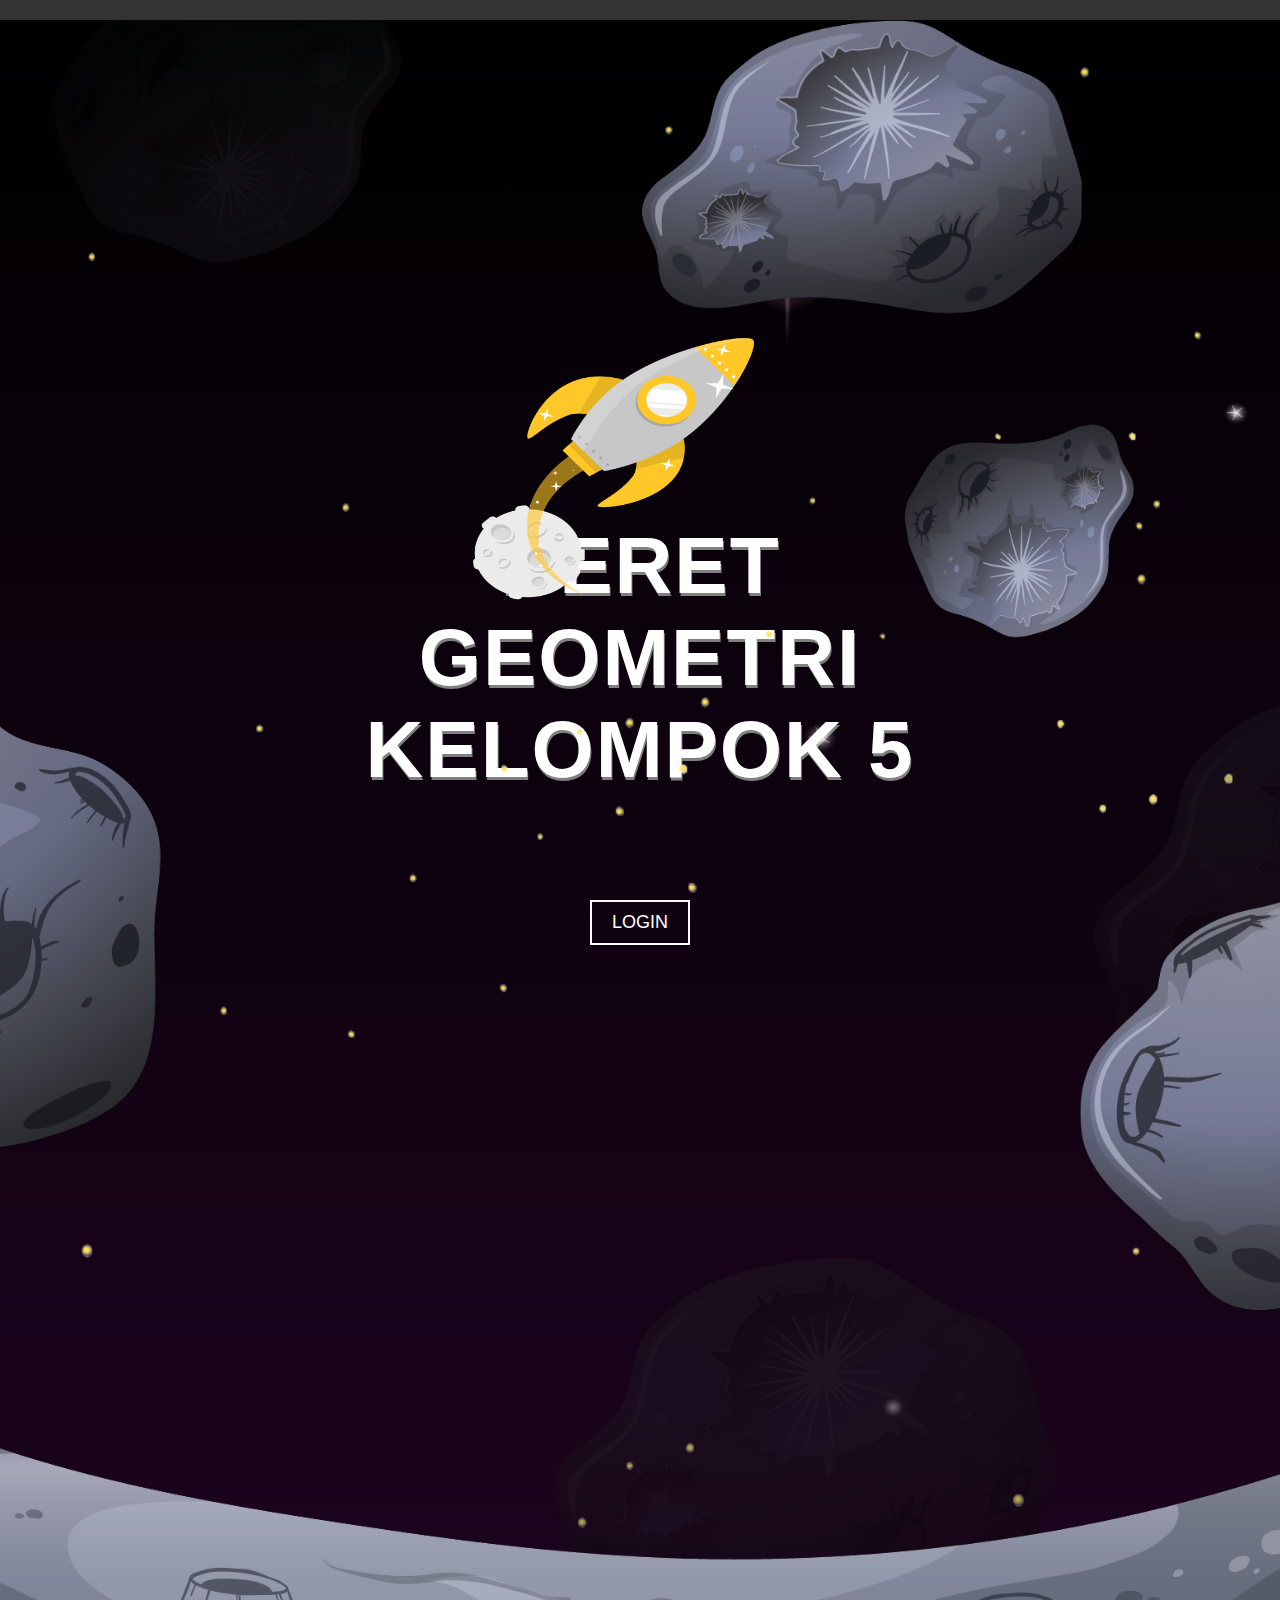
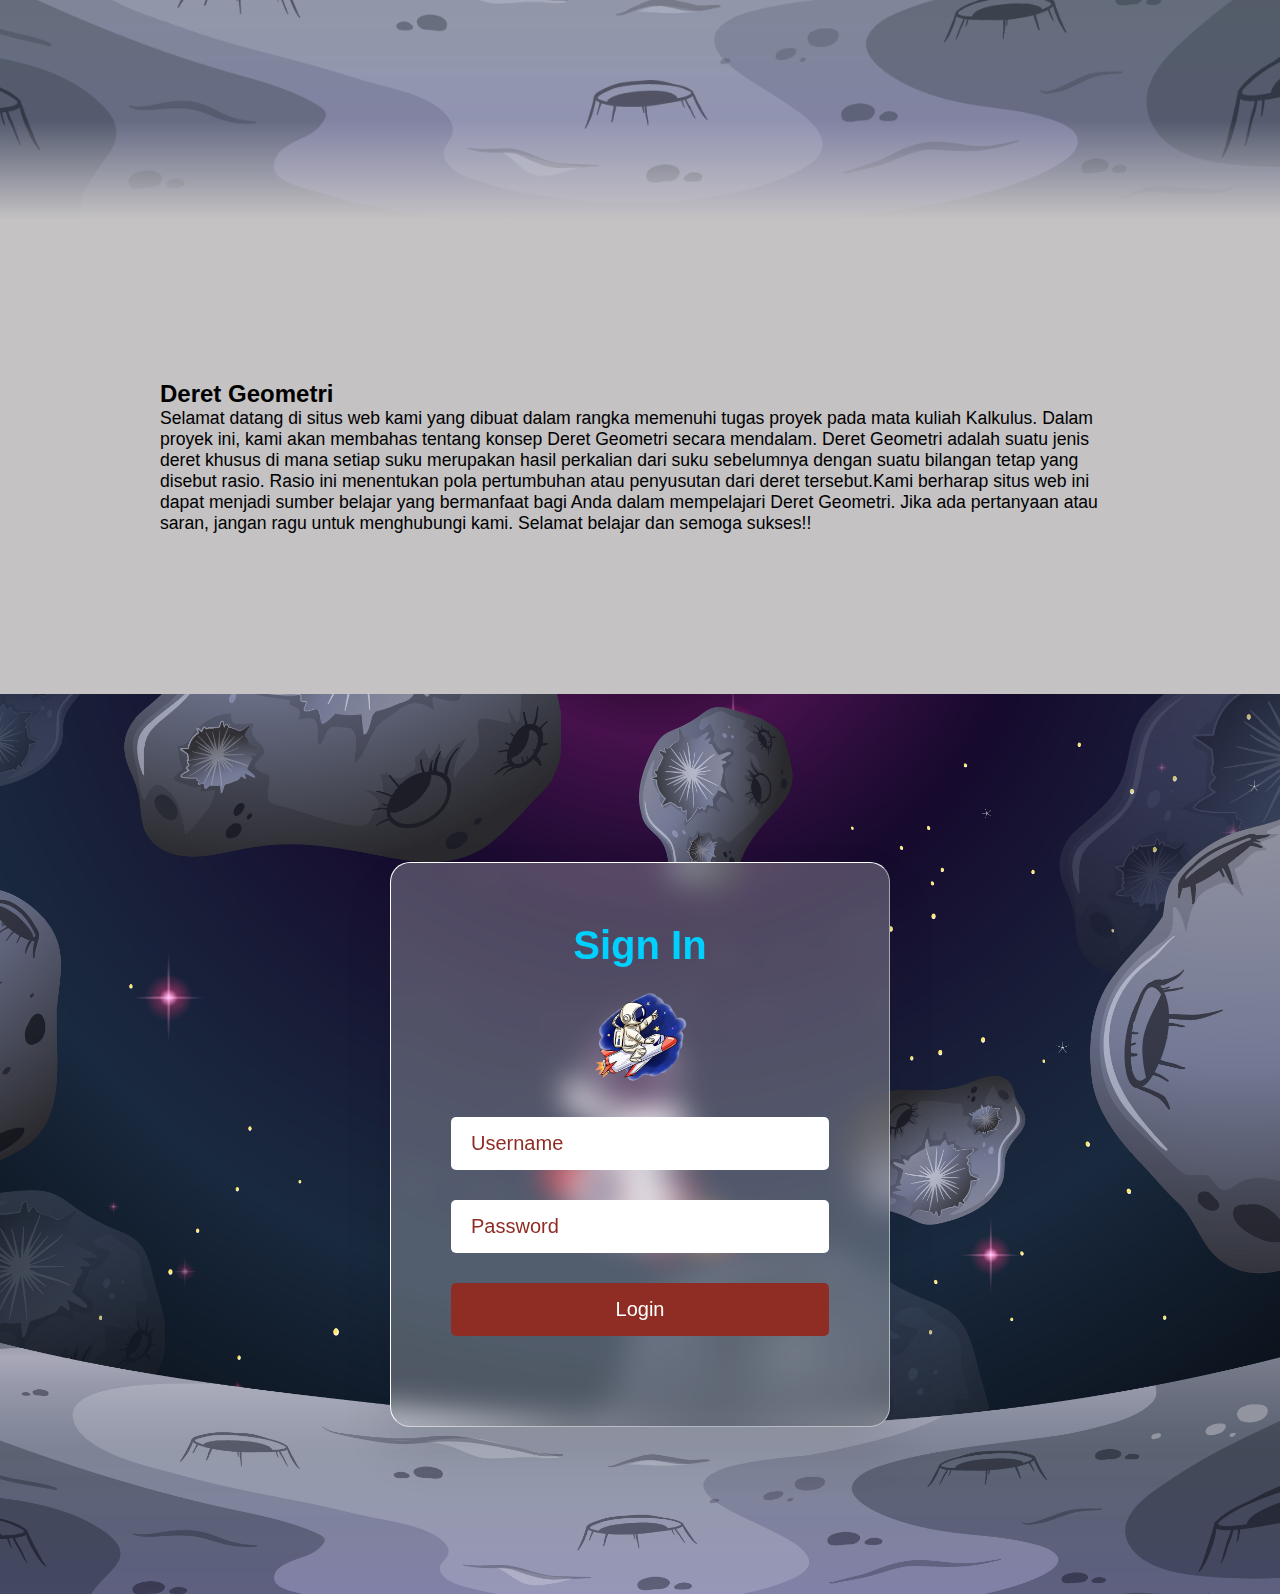
<file: Index.html>
﻿<!DOCTYPE html>
<html lang="en">
<head>
    <!-- Metadata -->
    <meta charset="UTF-8">
    <meta name="viewport" content="width=device-width, initial-scale=1.0">
    <title>Gabungan Halaman</title>
    
    <!-- Menghubungkan file CSS -->
    <link rel="stylesheet" href="CSS1.css">
    <link rel="stylesheet" href="CSS2.css">

    <!-- Inline CSS untuk beberapa aturan gaya -->
    <style>
        .error-message {
            color: rgb(0, 0, 0);
            font-size: 14px;
            margin-top: 5px;
        }
    </style>
</head>
<body>
    <!-- Navigasi -->
    <nav>
        <a href="#login" id="exploreButton">LOGIN</a>
    </nav>

    <!-- Konten Deret Geometri -->
    <div class="deret">
        <h1 id="text">DERET GEOMETRI<br>KELOMPOK 5</h1>
        <img src="stars.png" id="stars">
        <img src="meteorid.png" id="meteorid">
        <img src="rocket.png" id="rocket">
    </div>

    <div class="description">
        <h2>Deret Geometri</h2>
        <p> Selamat datang di situs web kami yang dibuat dalam rangka memenuhi tugas proyek pada mata kuliah Kalkulus. Dalam proyek ini, kami akan membahas tentang konsep Deret Geometri secara mendalam. Deret Geometri adalah suatu jenis deret khusus di mana setiap suku merupakan hasil perkalian dari suku sebelumnya dengan suatu bilangan tetap yang disebut rasio. Rasio ini menentukan pola pertumbuhan atau penyusutan dari deret tersebut.Kami berharap situs web ini dapat menjadi sumber belajar yang bermanfaat bagi Anda dalam mempelajari Deret Geometri. Jika ada pertanyaan atau saran, jangan ragu untuk menghubungi kami. Selamat belajar dan semoga sukses!!
        </div>

    <!-- Konten Login -->
    <section id="login">
        <img src="utama .jpg" class="bg">
        <img src="astronot login.png" class="astronot">
        <div class="login">
            <h2>Sign In <div><img src="leaf5.png"></div></h2>
            <form id="login-form">
                <div class="inputBox">
                    <input type="text" placeholder="Username" name="username" id="username">
                </div>
                <div class="inputBox">
                    <input type="password" placeholder="Password" name="password" id="password">
                </div>
                <div class="inputBox">
                    <input type="submit" value="Login" id="btn">
                </div>
                <span id="error-message" class="error-message"></span>
            </form>
        </div>
    </section>

    <!-- Menghubungkan file JavaScript -->
    <script src="script.js"></script>
    <script>
        // Menambahkan event listener ke formulir login
        document.getElementById("login-form").addEventListener("submit", function(event) {
            event.preventDefault(); // Mencegah perilaku bawaan dari pengiriman formulir
            login(); // Panggil fungsi login saat form login disubmit
        });

        // Fungsi untuk memeriksa kredensial dan mengarahkan pengguna jika valid
        function login() {
            var username = document.getElementById("username").value;
            var password = document.getElementById("password").value;
            var errorMessage = document.getElementById("error-message");

            // Contoh validasi (ganti dengan logika validasi sesuai kebutuhan Anda)
            if (username === "admin" && password === "admin123") {
                // Pengalihan halaman jika kredensial benar
                window.location.href = "http://127.0.0.1:5500/halamn%20baru.html";
            } else {
                // Menampilkan pesan kesalahan jika kredensial salah
                errorMessage.textContent = "Username atau password salah. Silakan coba lagi.";
            }
        }
    </script>
</body>
</html>
</file>
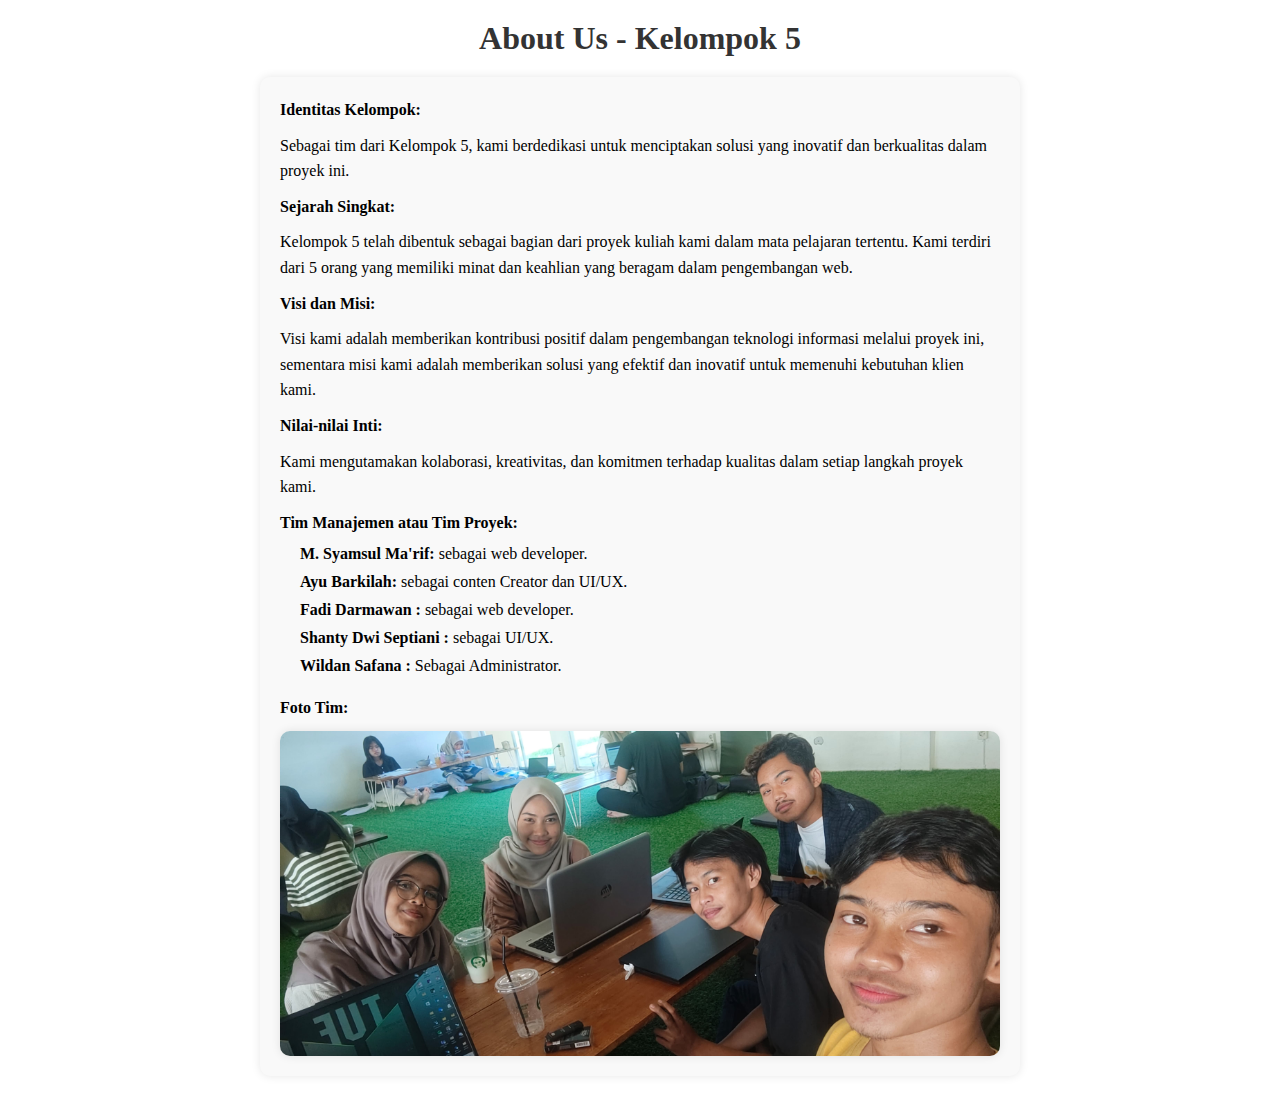
<file: About us.html>
﻿<!DOCTYPE html>
<html lang="en">
<head>
    <meta charset="UTF-8">
    <meta name="viewport" content="width=device-width, initial-scale=1.0">
    <title>About Us - Kelompok 5</title>
    <link rel="stylesheet" href="aboutus.css">
</head>
<body>
    <div class="container">
        <h1>About Us - Kelompok 5</h1>
        <div class="team-info">
            <p><strong>Identitas Kelompok:</strong></p>
            <p>Sebagai tim dari Kelompok 5, kami berdedikasi untuk menciptakan solusi yang inovatif dan berkualitas dalam proyek ini.</p>
            <p><strong>Sejarah Singkat:</strong></p>
            <p>Kelompok 5 telah dibentuk sebagai bagian dari proyek kuliah kami dalam mata pelajaran tertentu. Kami terdiri dari 5 orang yang memiliki minat dan keahlian yang beragam dalam pengembangan web.</p>
            <p><strong>Visi dan Misi:</strong></p>
            <p>Visi kami adalah memberikan kontribusi positif dalam pengembangan teknologi informasi melalui proyek ini, sementara misi kami adalah memberikan solusi yang efektif dan inovatif untuk memenuhi kebutuhan klien kami.</p>
            <p><strong>Nilai-nilai Inti:</strong></p>
            <p>Kami mengutamakan kolaborasi, kreativitas, dan komitmen terhadap kualitas dalam setiap langkah proyek kami.</p>
            <p><strong>Tim Manajemen atau Tim Proyek:</strong></p>
            <ul>
                <li><strong>M. Syamsul Ma'rif:</strong>  sebagai web developer.</li>
                <li><strong>Ayu Barkilah:</strong>  sebagai conten Creator dan UI/UX.</li>
                <li><strong>Fadi Darmawan :</strong> sebagai web developer.</li>
                <li><strong>Shanty Dwi Septiani :</strong> sebagai UI/UX.</li>
                <li><strong>Wildan Safana :</strong> Sebagai Administrator.</li>
                
            </ul>
            <p><strong>Foto Tim:</strong></p>
            <img src="contac us jpg.jpeg" alt="Team Photo" class="team-photo">
        </div>
    </div>
</body>
</html>
</file>
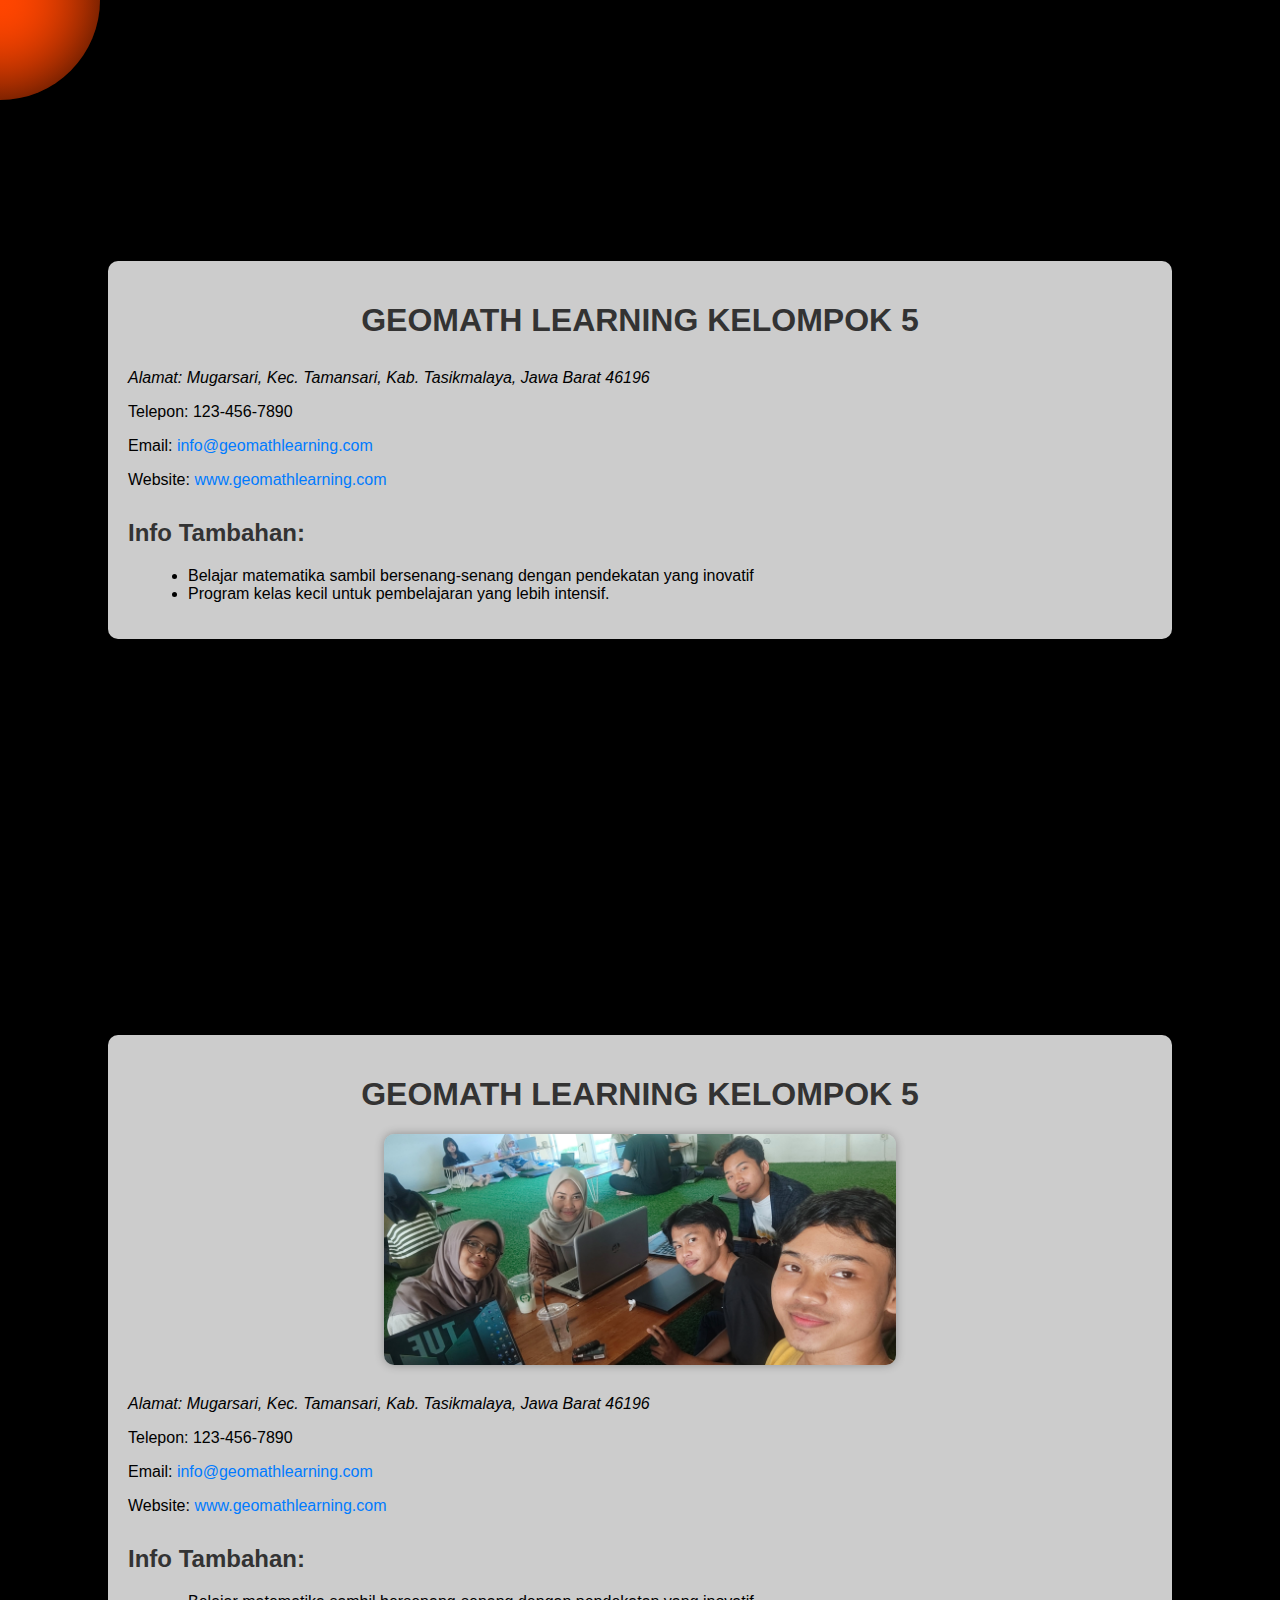
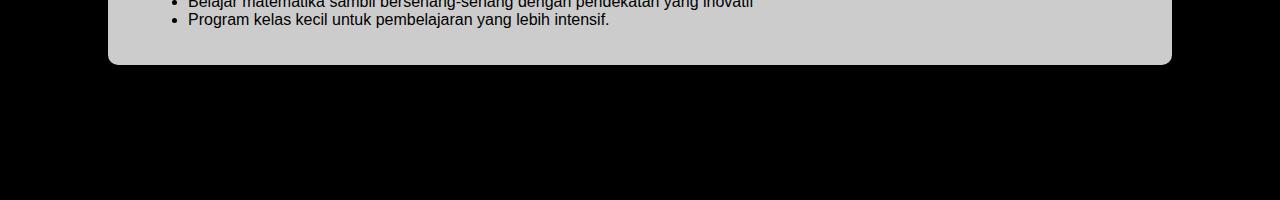
<file: contacus.html>
﻿<!DOCTYPE html>
<html lang="en">
<head>
    <meta charset="UTF-8">
    <meta name="viewport" content="width=device-width, initial-scale=1.0">
    <title>Contact Us - GEOMATH LEARNING KELOMPOK 5</title>
    <link rel="stylesheet" href="contact.css">
</head>
<body>
    <div class="container-box">
        <div class="container">
            <h1>GEOMATH LEARNING KELOMPOK 5</h1>
            <div class="contact-info">
                <p class="address">Alamat: Mugarsari, Kec. Tamansari, Kab. Tasikmalaya, Jawa Barat 46196</p>
                <p class="contact-item">Telepon: 123-456-7890</p>
                <p class="contact-item">Email: <a href="mailto:info@geomathlearning.com" class="email-link">info@geomathlearning.com</a></p>
                <p class="contact-item">Website: <a href="http://www.geomathlearning.com" class="website-link">www.geomathlearning.com</a></p>
            </div>
            <div class="additional-info">
                <h2>Info Tambahan:</h2>
                <ul>
                    <li>Belajar matematika sambil bersenang-senang dengan pendekatan yang inovatif</li>
                    <li>Program kelas kecil untuk pembelajaran yang lebih intensif.</li>
                </ul>
            </div>
        </div>
    </div>
    <div class="planet"></div>
</body>
</html>
<!DOCTYPE html>
<html lang="en">
<head>
    <meta charset="UTF-8">
    <meta name="viewport" content="width=device-width, initial-scale=1.0">
    <title>Contact Us - GEOMATH LEARNING KELOMPOK 5</title>
    <link rel="stylesheet" href="contact.css">
</head>
<body>
    <div class="container-box">
        <div class="container">
            <h1>GEOMATH LEARNING KELOMPOK 5</h1>
            <img src="contac us jpg.jpeg" alt="Deskripsi Gambar">
            <div class="contact-info">
                <p class="address">Alamat: Mugarsari, Kec. Tamansari, Kab. Tasikmalaya, Jawa Barat 46196</p>
                <p class="contact-item">Telepon: 123-456-7890</p>
                <p class="contact-item">Email: <a href="mailto:info@geomathlearning.com" class="email-link">info@geomathlearning.com</a></p>
                <p class="contact-item">Website: <a href="http://www.geomathlearning.com" class="website-link">www.geomathlearning.com</a></p>
            </div>
            <div class="additional-info">
                <h2>Info Tambahan:</h2>
                <ul>
                    <li>Belajar matematika sambil bersenang-senang dengan pendekatan yang inovatif</li>
                    <li>Program kelas kecil untuk pembelajaran yang lebih intensif.</li>
                </ul>
            </div>
        </div>
    </div>
    <div class="planet"></div>
</body>
</html>
</file>
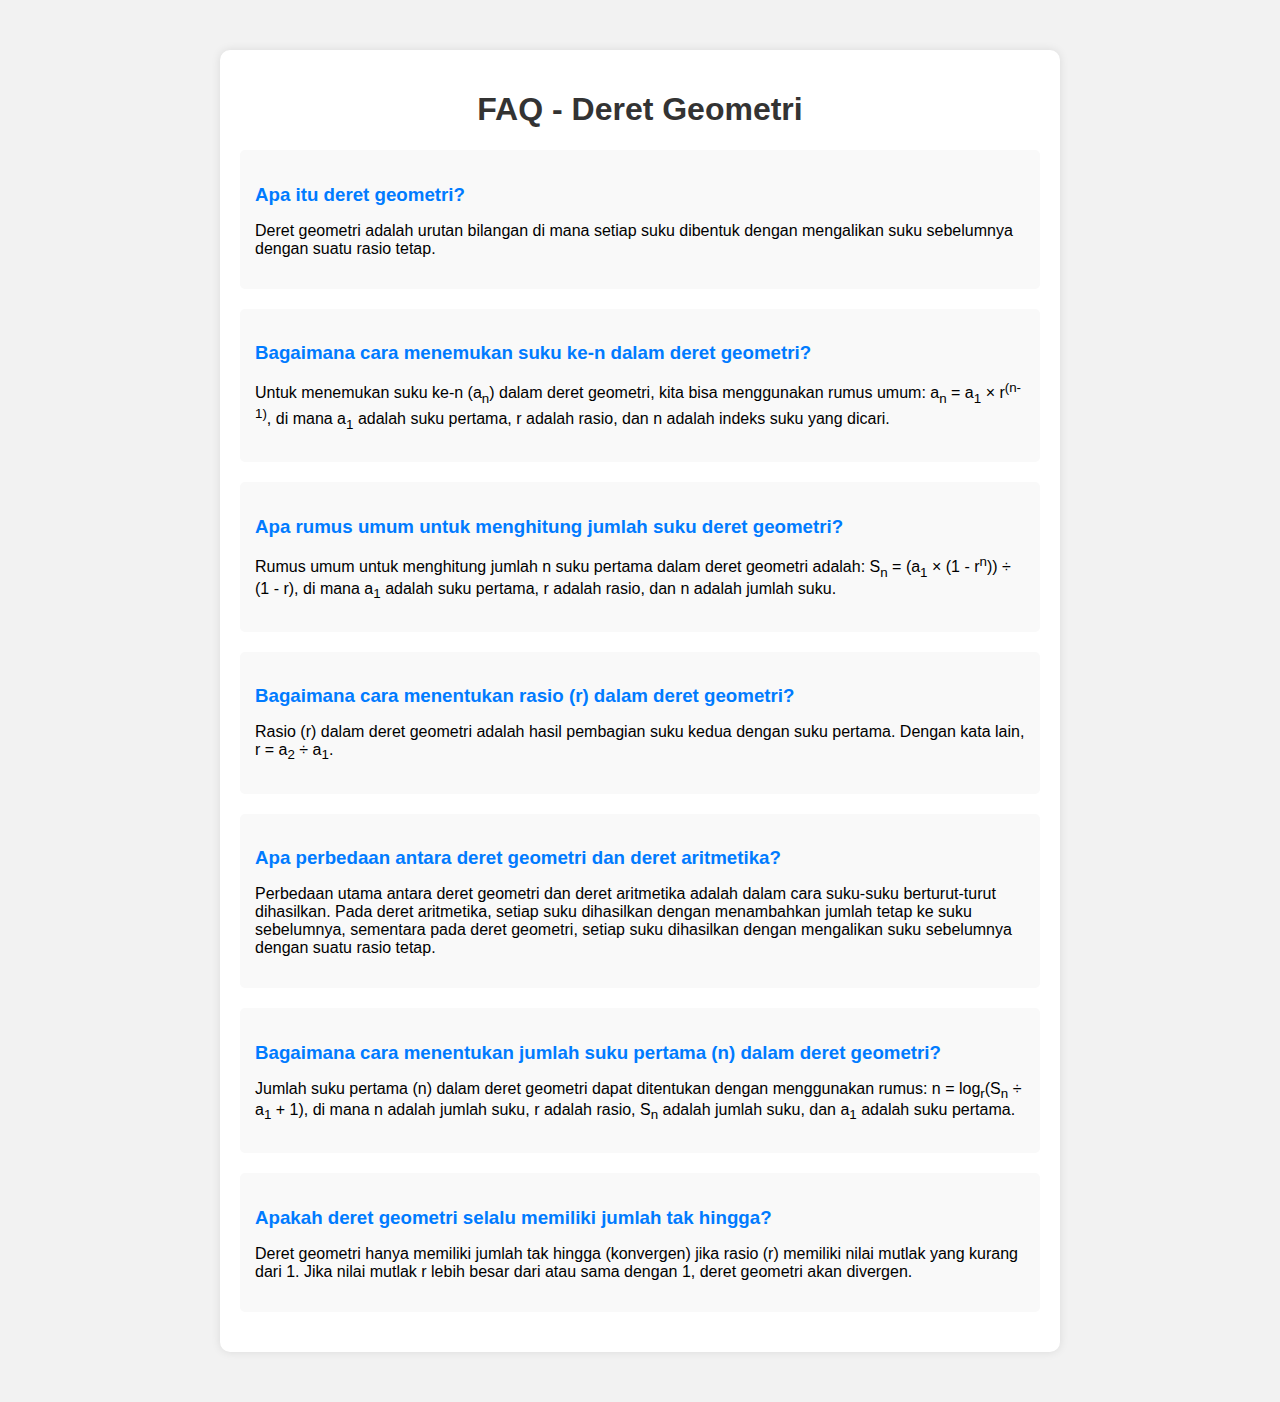
<file: FAQs .html>
﻿<!DOCTYPE html>
<html lang="en">
<head>
    <meta charset="UTF-8">
    <meta name="viewport" content="width=device-width, initial-scale=1.0">
    <title>FAQ - Deret Geometri</title>
    <link rel="stylesheet" href="FAQs.css">
</head>
<body>
    <div class="container">
        <h1>FAQ - Deret Geometri</h1>
        <ul class="faq-list">
            <li>
                <h3>Apa itu deret geometri?</h3>
                <p>Deret geometri adalah urutan bilangan di mana setiap suku dibentuk dengan mengalikan suku sebelumnya dengan suatu rasio tetap.</p>
            </li>
            <li>
                <h3>Bagaimana cara menemukan suku ke-n dalam deret geometri?</h3>
                <p>Untuk menemukan suku ke-n (a<sub>n</sub>) dalam deret geometri, kita bisa menggunakan rumus umum: a<sub>n</sub> = a<sub>1</sub> × r<sup>(n-1)</sup>, di mana a<sub>1</sub> adalah suku pertama, r adalah rasio, dan n adalah indeks suku yang dicari.</p>
            </li>
            <li>
                <h3>Apa rumus umum untuk menghitung jumlah suku deret geometri?</h3>
                <p>Rumus umum untuk menghitung jumlah n suku pertama dalam deret geometri adalah: S<sub>n</sub> = (a<sub>1</sub> × (1 - r<sup>n</sup>)) ÷ (1 - r), di mana a<sub>1</sub> adalah suku pertama, r adalah rasio, dan n adalah jumlah suku.</p>
            </li>
            <li>
                <h3>Bagaimana cara menentukan rasio (r) dalam deret geometri?</h3>
                <p>Rasio (r) dalam deret geometri adalah hasil pembagian suku kedua dengan suku pertama. Dengan kata lain, r = a<sub>2</sub> ÷ a<sub>1</sub>.</p>
            </li>
            <li>
                <h3>Apa perbedaan antara deret geometri dan deret aritmetika?</h3>
                <p>Perbedaan utama antara deret geometri dan deret aritmetika adalah dalam cara suku-suku berturut-turut dihasilkan. Pada deret aritmetika, setiap suku dihasilkan dengan menambahkan jumlah tetap ke suku sebelumnya, sementara pada deret geometri, setiap suku dihasilkan dengan mengalikan suku sebelumnya dengan suatu rasio tetap.</p>
            </li>
            <li>
                <h3>Bagaimana cara menentukan jumlah suku pertama (n) dalam deret geometri?</h3>
                <p>Jumlah suku pertama (n) dalam deret geometri dapat ditentukan dengan menggunakan rumus: n = log<sub>r</sub>(S<sub>n</sub> ÷ a<sub>1</sub> + 1), di mana n adalah jumlah suku, r adalah rasio, S<sub>n</sub> adalah jumlah suku, dan a<sub>1</sub> adalah suku pertama.</p>
            </li>
            <li>
                <h3>Apakah deret geometri selalu memiliki jumlah tak hingga?</h3>
                <p>Deret geometri hanya memiliki jumlah tak hingga (konvergen) jika rasio (r) memiliki nilai mutlak yang kurang dari 1. Jika nilai mutlak r lebih besar dari atau sama dengan 1, deret geometri akan divergen.</p>
            </li>
            <!-- Tambahkan lebih banyak pertanyaan di sini -->
        </ul>
    </div>
</body>
</html>
</file>
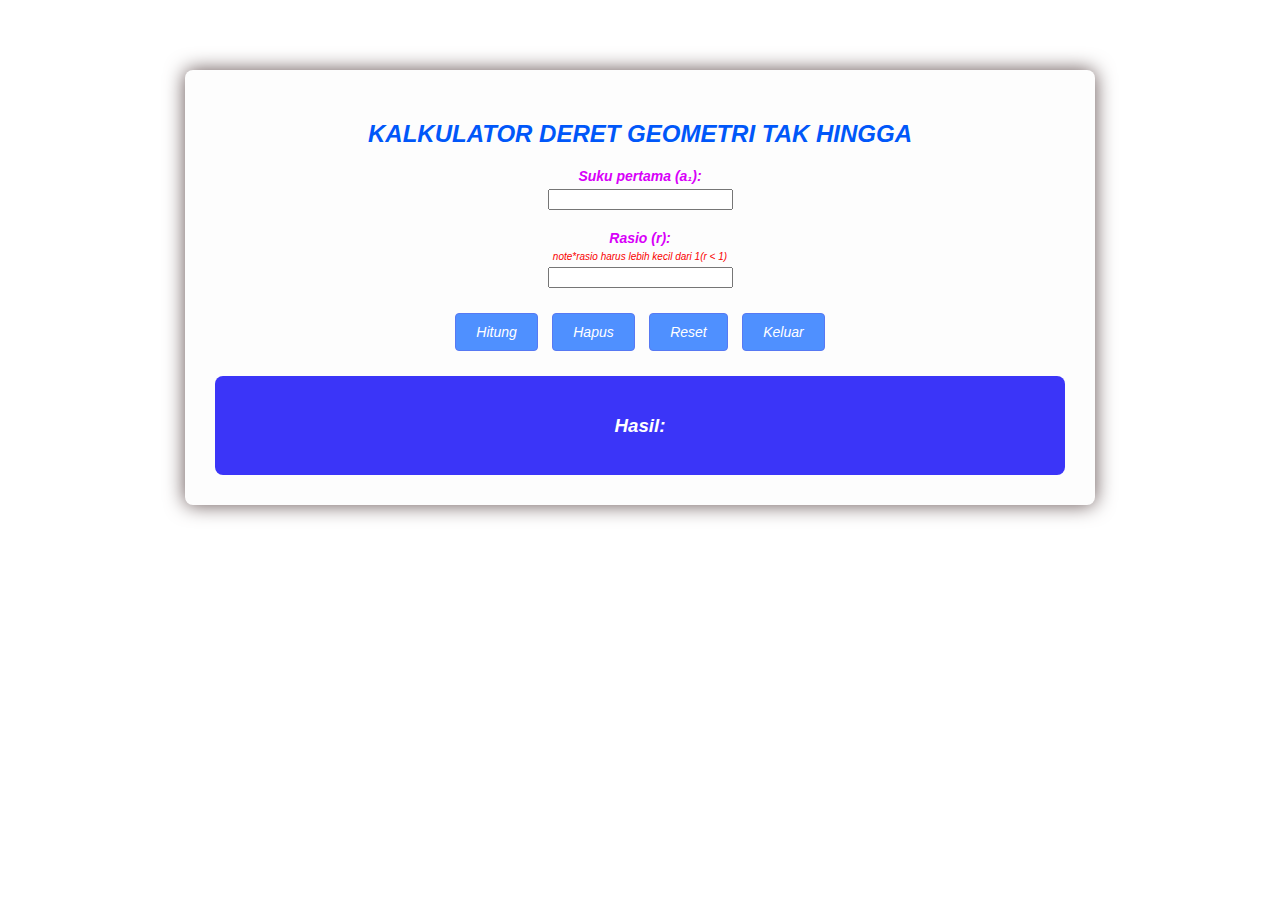
<file: kalkulator tak hingga.html>
﻿<!DOCTYPE html>
<html lang="en">
<head>
    <meta charset="UTF-8">
    <meta http-equiv="X-UA-Compatible" content="IE-edge">
    <meta name="viewport" content="width=device-width, initial-scale=1.0">
    <title>PROGRAM DERET GEOMETRI</title>
    <link rel="stylesheet" type="text/css" href="takhingga.css.css">
</head>
<body>
    <div class="container">
        <h2>KALKULATOR DERET GEOMETRI TAK HINGGA</h2>
        <div class="form-group">
            <label for="first-term">Suku pertama (a₁):</label>
            <input type="text" id="first-term">
        </div>
        <div class="form-group">
            <label for="common-ratio">Rasio (r): </label>
            <p>note*rasio harus lebih kecil dari 1(r < 1)</p>
            <input type="text" id="common-ratio">
        </div> <!-- tambahkan penutup tag div ini -->
        <div class="btn-group">
            <button onclick="Hitung()">Hitung</button>
            <button onclick="Hapus()">Hapus</button>
            <button onclick="Reset()">Reset</button>
            <button onclick="Keluar()">Keluar</button>
        </div>
        <div class="result-container">
            <h3>Hasil:</h3>
            <div id="result"></div>
            <!-- Tidak ada elemen dengan id "sum" di dalam struktur HTML Anda -->
        </div>
    </div>
    <script>
        // JavaScript dimulai di sini

        // Fungsi untuk mengubah input pecahan menjadi angka desimal
        function parseFraction(input) {
            const parts = input.split('/');
            if (parts.length === 2) {
                const numerator = parseFloat(parts[0]);
                const denominator = parseFloat(parts[1]);
                if (!isNaN(numerator) && !isNaN(denominator) && denominator !== 0) {
                    return numerator / denominator;
                }
            }
            return parseFloat(input);  // Jika bukan pecahan, parsing biasa
        }

        // Fungsi untuk menghitung jumlah deret geometri tak hingga
        function calculateInfiniteGeometricSeries(firstTerm, commonRatio) {
            if (Math.abs(commonRatio) >= 1) {
                return "Rasio harus kurang dari 1 untuk deret tak hingga.";
            } else {
                return firstTerm / (1 - commonRatio);
            }
        }

        // Fungsi untuk menampilkan hasilnya
        function displayResult(sum) {
            const resultContainer = document.getElementById("result");
            resultContainer.innerHTML = `Jumlah Deret Tak Hingga: ${sum}`;
        }

        // Fungsi untuk menghitung dan menampilkan hasil saat tombol "Hitung" diklik
        function Hitung() {
            const firstTermInput = document.getElementById("first-term").value;
            const commonRatioInput = document.getElementById("common-ratio").value;

            const firstTerm = parseFraction(firstTermInput);
            const commonRatio = parseFraction(commonRatioInput);

            if (!isNaN(firstTerm) && !isNaN(commonRatio)) {
                const sum = calculateInfiniteGeometricSeries(firstTerm, commonRatio);
                displayResult(sum);
            } else {
                alert("Mohon isi semua input dengan benar.");
            }
        }

        // Fungsi untuk menghapus hasilnya
        function Hapus() {
            document.getElementById('result').innerHTML = "";
            // Tidak ada elemen dengan id "sum" di dalam struktur HTML Anda
        }

        // Fungsi untuk mengatur ulang semua kolom input
        function Reset() {
            document.getElementById('first-term').value = "";
            document.getElementById('common-ratio').value = "";
            Hapus();
        }

        // Fungsi untuk keluar dari kalkulator
        function Keluar() {
            const confirmation = confirm("Apakah Anda yakin ingin keluar?");
            if (confirmation) {
                window.location.href = "about:blank"; // Navigasikan ke halaman kosong
            }
        }
    </script>
    <!-- JavaScript berakhir di sini -->
</body>
</html>
</file>
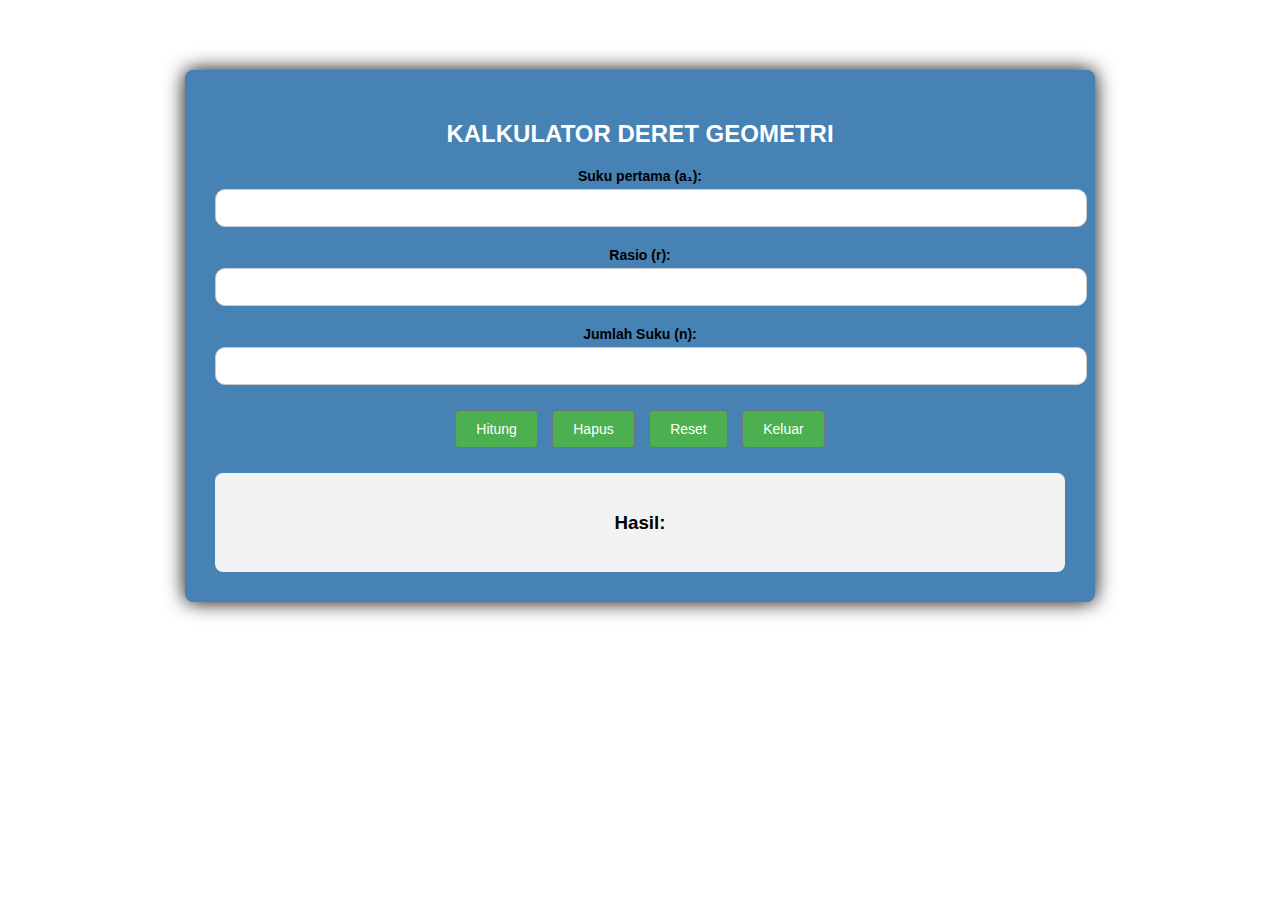
<file: kalkulator.html.html>
﻿<!DOCTYPE html>
<html lang="en">
<head>
    <meta charset="UTF-8">
    <meta http-equiv="X-UA-Compatible" content="IE-edge">
    <meta name="viewport" content="width=device-width, initial-scale=1.0">
    <title>PROGRAM DERET GEOMETRI</title>
    <link rel="stylesheet" type="text/css" href="style kalkulator.csss.css">
    
</head>
<body>       
    </div>
    <div class="container">
        <h2>KALKULATOR DERET GEOMETRI</h2>
        <div class="form-group">
            <label for="first-term">Suku pertama (a₁):</label>
            <input type="number" id="first-term" min="0" step="any">
        </div>
        <div class="form-group">
            <label for="common-ratio">Rasio (r): </label>
            <input type="number" id="common-ratio" min="0" step="any">
        </div>
        <div class="form-group">
            <label for="num-terms">Jumlah Suku (n):</label>
            <input type="number" id="num-terms" min="0">
        </div>
        <div class="btn-group">
            <button onclick="Hitung()">Hitung</button>
            <button onclick="Hapus()">Hapus</button>
            <button onclick="reset()">Reset</button>
            <button onclick="Keluar()">Keluar</button>
        </div>
        <div class="result-container">
            <h3>Hasil:</h3>
            <div id="result"></div>
            <div id="sum"></div>
        </div>
    </div>
    <script>
        // Fungsi untuk menghitung jumlah deret geometri
        function calculateGeometricSeries(firstTerm, commonRatio, numTerms) {
            if (commonRatio === 1) {
                return firstTerm * numTerms;
            } else {
                return firstTerm * (1 - Math.pow(commonRatio, numTerms)) / (1 - commonRatio);
            }
        }

        // Fungsi untuk menampilpkan hasilnya
        function displayResult(sum) {
            const resultContainer = document.getElementById("result");
            resultContainer.innerHTML = `Jumlah Deret: ${sum}`;
        }

        // Fungsi untuk menghitung dan menampilkan hasil dan tombil "hitung" adalah click
        function Hitung() {
            const firstTerm = parseFloat(document.getElementById("first-term").value);
            const commonRatio = parseFloat(document.getElementById("common-ratio").value);
            const numTerms = parseInt(document.getElementById("num-terms").value);

            if (!isNaN(firstTerm) && !isNaN(commonRatio) && !isNaN(numTerms)) {
                const sum = calculateGeometricSeries(firstTerm, commonRatio, numTerms);
                displayResult(sum);
            } else {
                alert("Mohon isi semua input dengan benar.");
            }
        }

        // Fungsi untuk menghapus hasilnya
        function Hapus() {
            document.getElementById("result").innerHTML = "";
            document.getElementById("sum").innerHTML = "";
        }

        // Fungsi untuk mengatur ulang semua kolom input
        function reset() {
            document.getElementById("first-term").value = "";
            document.getElementById("common-ratio").value = "";
            document.getElementById("num-terms").value = "";
            Hapus();
        }

        // Fungsi untuk keluar dari kalkulator
        function Keluar() {
            const confirmation = confirm("Apakah Anda yakin ingin keluar?");
            if (confirmation) {
                window.close(); // Close the current tab or window
            }
        }
    </script>
</body>
</html>
</file>
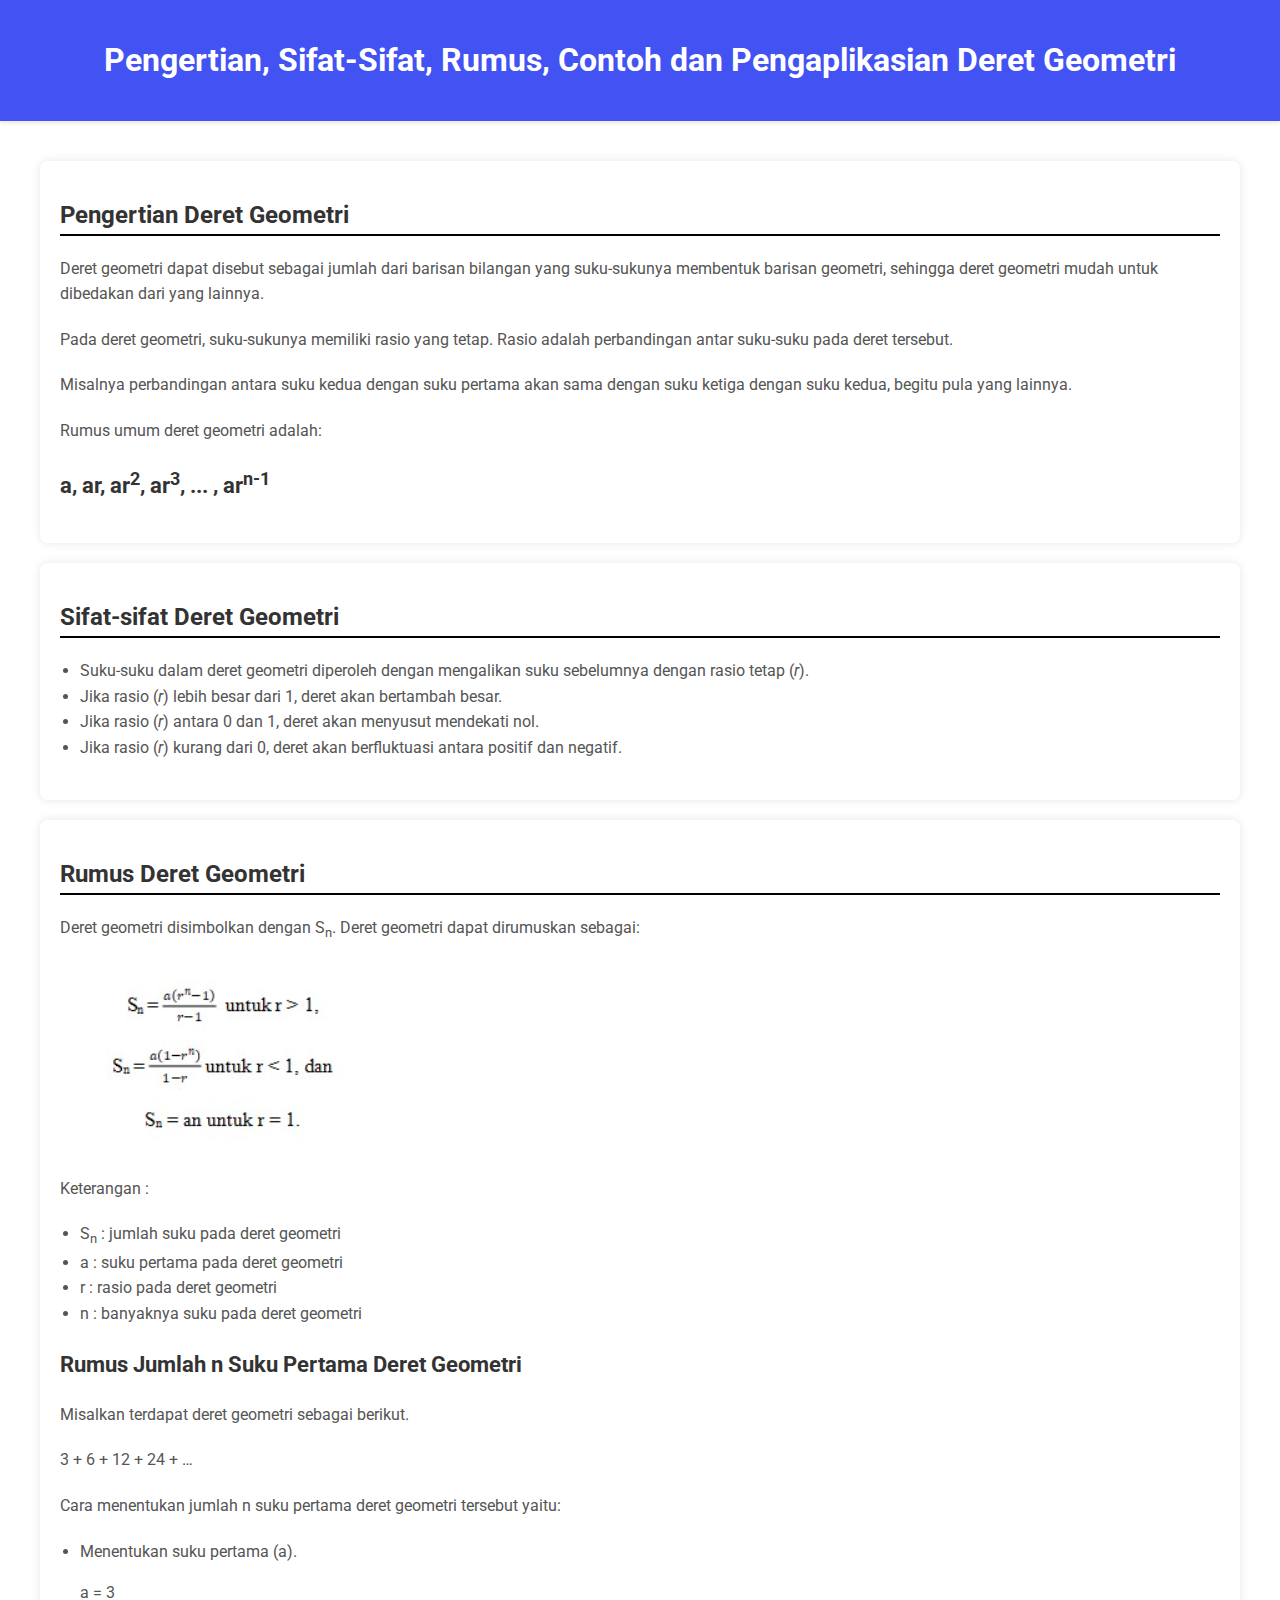
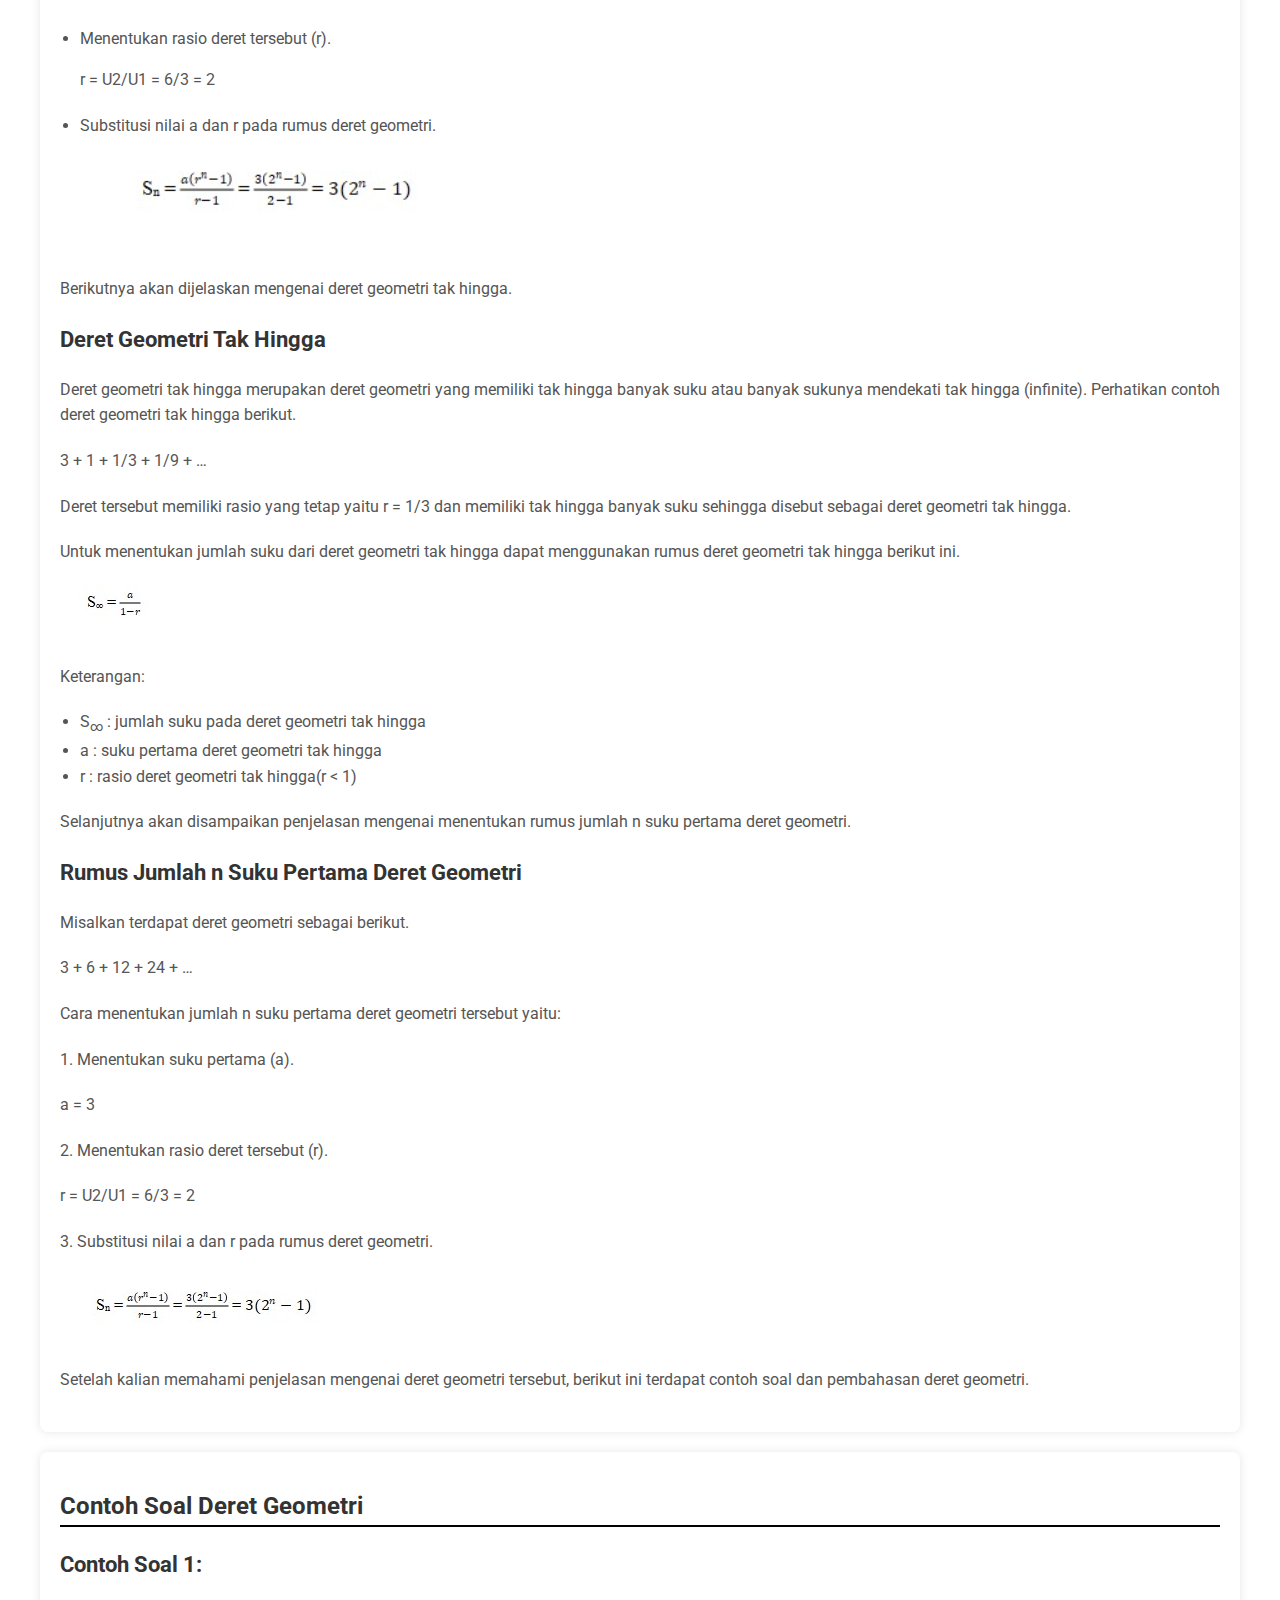
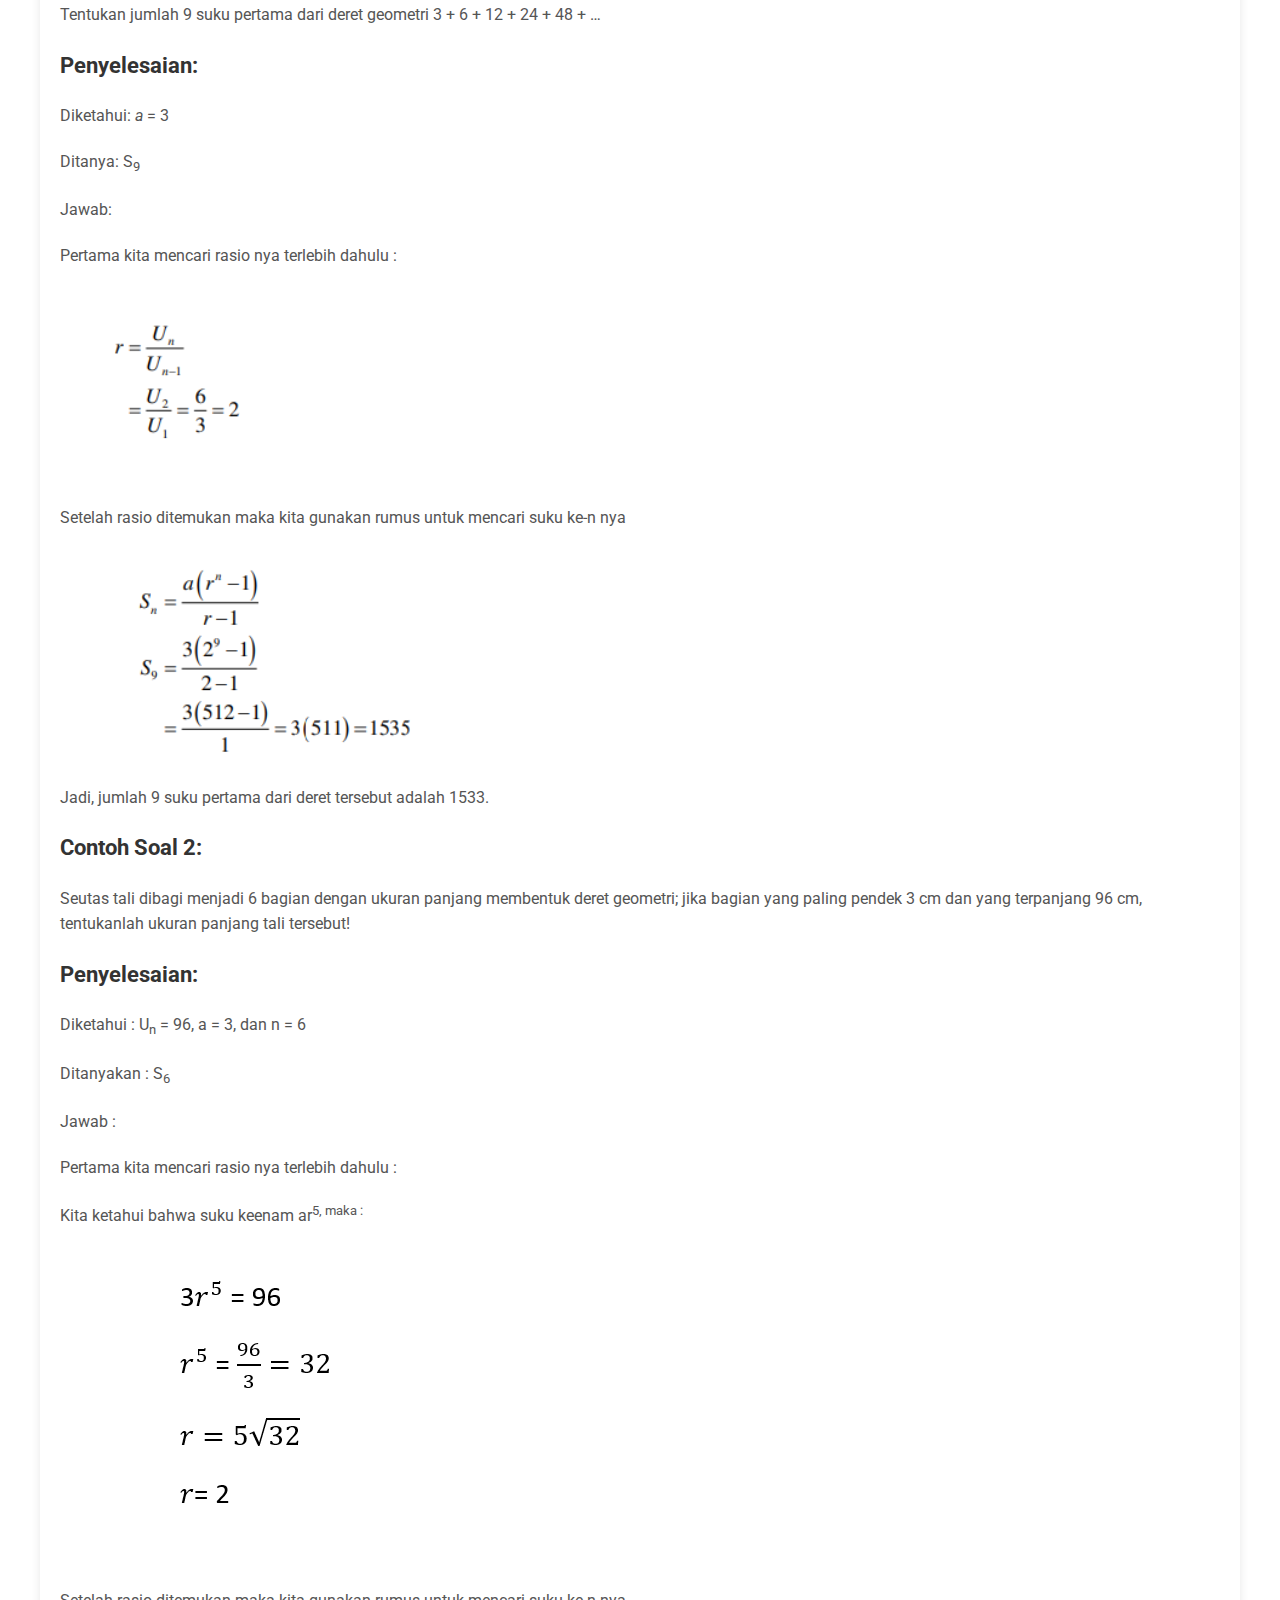
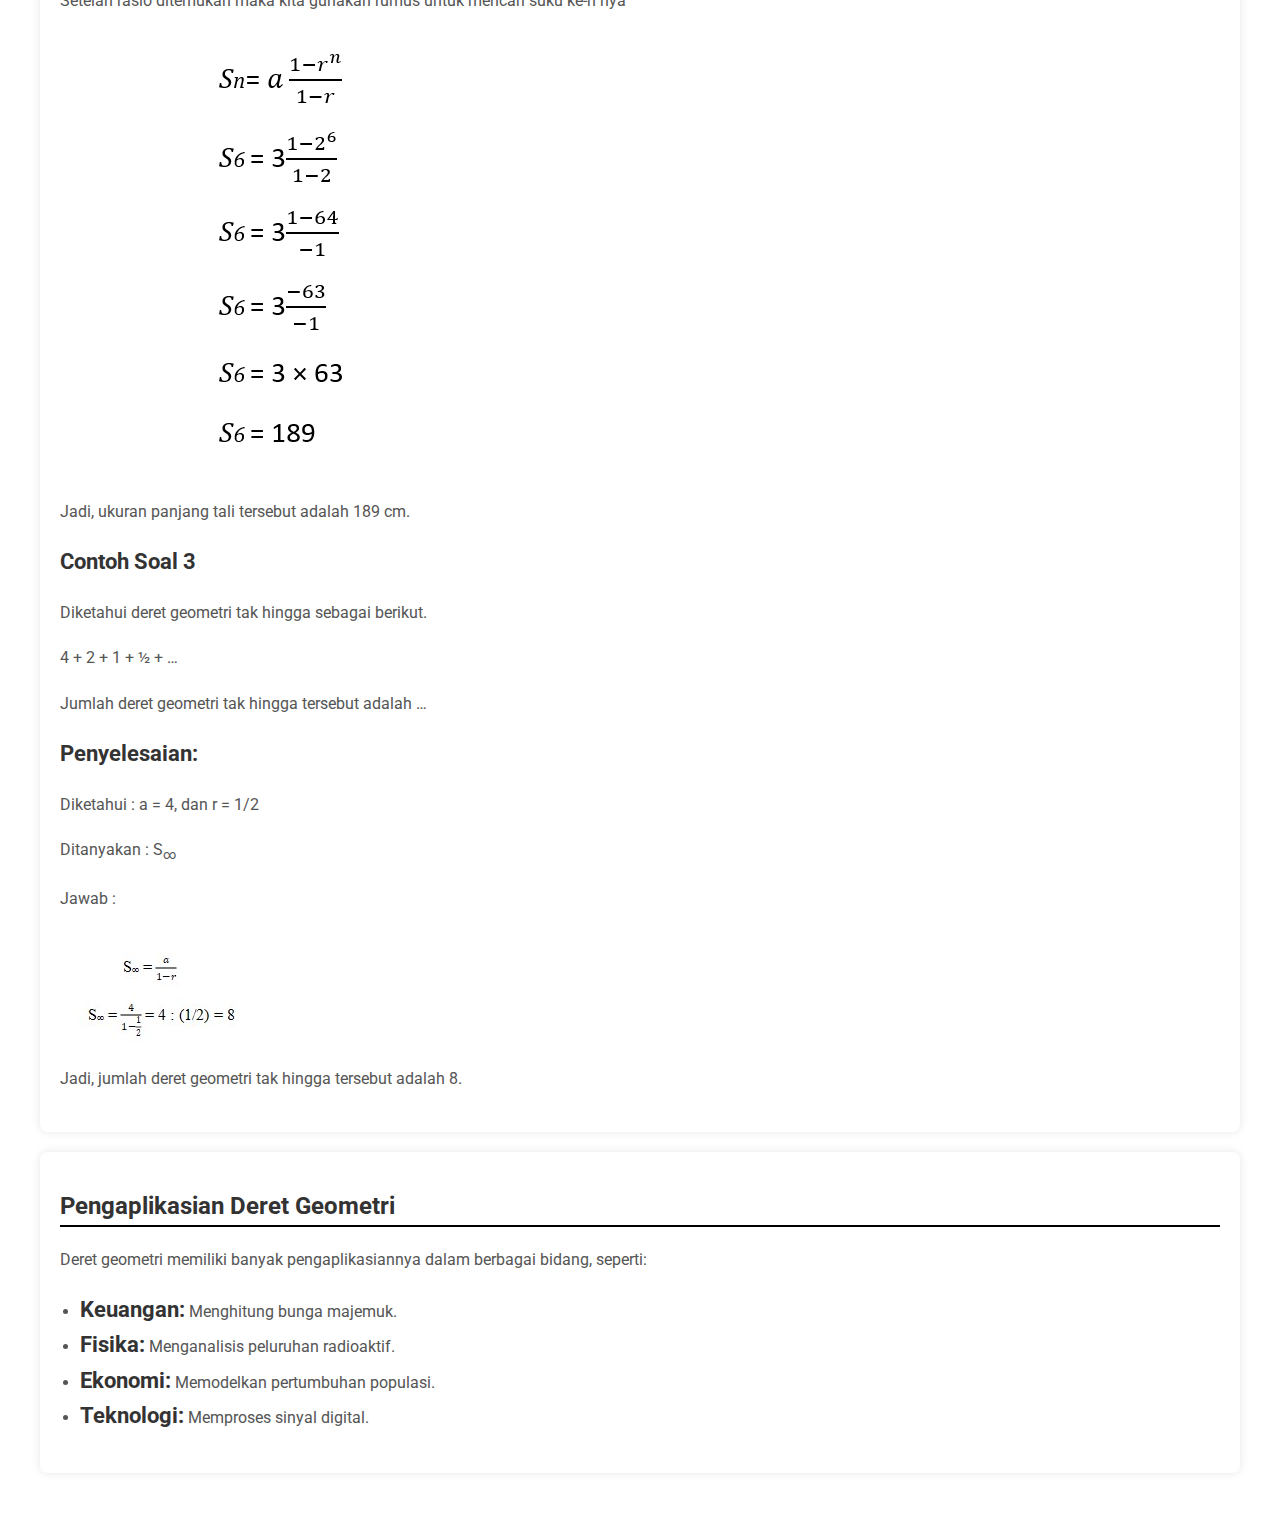
<file: Materi.html>
﻿<!DOCTYPE html>
<html lang="en">
<head>
    <meta charset="UTF-8">
    <meta name="viewport" content="width=device-width, initial-scale=1.0">
    <link rel="stylesheet" href="https://fonts.googleapis.com/css2?family=Roboto:wght@400;700&display=swap">
    <title>Materi Deret Geometri</title>
    <link rel="stylesheet" type="text/css" href="materi..css">
</head>
<body>
    <header>
        <h1>Pengertian, Sifat-Sifat, Rumus, Contoh dan Pengaplikasian Deret Geometri</h1>
    </header>
    <main>
        <section id="Pengertian" class="content-box">
            <h2>Pengertian Deret Geometri</h2>
            <p>Deret geometri dapat disebut sebagai jumlah dari barisan bilangan yang suku-sukunya membentuk barisan geometri, sehingga deret geometri mudah untuk dibedakan dari yang lainnya.</p>
            <p>Pada deret geometri, suku-sukunya memiliki rasio yang tetap. Rasio adalah perbandingan antar suku-suku pada deret tersebut.</p>
            <p>Misalnya perbandingan antara suku kedua dengan suku pertama akan sama dengan suku ketiga dengan suku kedua, begitu pula yang lainnya.</p>
            <p>Rumus umum deret geometri adalah:</p>
            <p><strong>a, ar, ar<sup>2</sup>, ar<sup>3</sup>, ... , ar<sup>n-1</sup></strong></p>
        </section>
        <section id="Sifat-Sifat" class="content-box">
            <h2>Sifat-sifat Deret Geometri</h2>
            <ul>
                <li>Suku-suku dalam deret geometri diperoleh dengan mengalikan suku sebelumnya dengan rasio tetap (<em>r</em>).</li>
                <li>Jika rasio (<em>r</em>) lebih besar dari 1, deret akan bertambah besar.</li>
                <li>Jika rasio (<em>r</em>) antara 0 dan 1, deret akan menyusut mendekati nol.</li>
                <li>Jika rasio (<em>r</em>) kurang dari 0, deret akan berfluktuasi antara positif dan negatif.</li>
            </ul>
        </section>
        <section id="Rumus" class="content-box">
            <h2>Rumus Deret Geometri</h2>
            <p>Deret geometri disimbolkan dengan S<sub>n</sub>. Deret geometri dapat dirumuskan sebagai:</p>
                <img src="Rumus.png">
            <p>Keterangan :</p>
            <ul>
                <li>S<sub>n</sub> : jumlah suku pada deret geometri</li>
                <li>a : suku pertama pada deret geometri</li>
                <li>r : rasio pada deret geometri</li>
                <li>n : banyaknya suku pada deret geometri</li>
            </ul>
            <p><strong>Rumus Jumlah n Suku Pertama Deret Geometri</strong></p>
            <p>Misalkan terdapat deret geometri sebagai berikut.</p>
            <p>3 + 6 + 12 + 24 + …</p>
            <p>Cara menentukan jumlah n suku pertama deret geometri tersebut yaitu:</p>
            <ul>
                <li>Menentukan suku pertama (a).</li>
                <p>a = 3</p>
                <li>Menentukan rasio deret tersebut (r).</li>
                <p>r = U2/U1 = 6/3 = 2</p>
                <li>Substitusi nilai a dan r pada rumus deret geometri.</li>
                    <img src="Rumus Subs.png">
            </ul>
            <p>Berikutnya akan dijelaskan mengenai deret geometri tak hingga.</p>
            <p><strong>Deret Geometri Tak Hingga</strong></p>
            <p>Deret geometri tak hingga merupakan deret geometri yang memiliki tak hingga banyak suku atau banyak sukunya mendekati tak hingga (infinite). Perhatikan contoh deret geometri tak hingga berikut.</p>
            <p>3 + 1 + 1/3 + 1/9 + …</p>
            <p>Deret tersebut memiliki rasio yang tetap yaitu r = 1/3 dan memiliki tak hingga banyak suku sehingga disebut sebagai deret geometri tak hingga.</p>
            <p>Untuk menentukan jumlah suku dari deret geometri tak hingga dapat menggunakan rumus deret geometri tak hingga berikut ini.</p>
            <img src="Rumus Tak Hingga.jpg">
            <p>Keterangan:</p>
            <ul>
                <li>S<sub>∞</sub> : jumlah suku pada deret geometri tak hingga</li>
                <li>a : suku pertama deret geometri tak hingga</li>
                <li>r : rasio deret geometri tak hingga(r < 1)</li>
            </ul>
            <p>Selanjutnya akan disampaikan penjelasan mengenai menentukan rumus jumlah n suku pertama deret geometri.</p>
            <p><strong>Rumus Jumlah n Suku Pertama Deret Geometri</strong></p>
            <p>Misalkan terdapat deret geometri sebagai berikut.</p>
            <p>3 + 6 + 12 + 24 + …</p>
            <p>Cara menentukan jumlah n suku pertama deret geometri tersebut yaitu:</p>
            <p>1. Menentukan suku pertama (a).</p>
            <P>a = 3</P>
            <P>2. Menentukan rasio deret tersebut (r).</P>
            <p>r = U2/U1 = 6/3 = 2</p>
            <p>3. Substitusi nilai a dan r pada rumus deret geometri.</p>
            <img src="Mencari Sn Tak Hingga.jpg">
            <p>Setelah kalian memahami penjelasan mengenai deret geometri tersebut, berikut ini terdapat contoh soal dan pembahasan deret geometri.</p>
        </section>
        <section id="Contoh" class="content-box">
            <h2>Contoh Soal Deret Geometri</h2>
            <p><strong>Contoh Soal 1:</strong></p>
            <p>Tentukan jumlah 9 suku pertama dari deret geometri 3 + 6 + 12 + 24 + 48 + …</p>
            <p><strong>Penyelesaian:</strong></p>
            <p>Diketahui: <em>a</em> = 3</p>
            <p>Ditanya: S<sub>9</sub></p>
            <p>Jawab:</p>
            <p>Pertama kita mencari rasio nya terlebih dahulu :</p>
                <img src="Mencari r.png">
            <p>Setelah rasio ditemukan maka kita gunakan rumus untuk mencari suku ke-n nya</p>
                <img src="Mencari Sn.png">
            <p>Jadi, jumlah 9 suku pertama dari deret tersebut adalah 1533.</p>
            <p><strong>Contoh Soal 2:</strong></p>
            <p>Seutas tali dibagi menjadi 6 bagian dengan ukuran panjang membentuk deret geometri; jika bagian yang paling pendek 3 cm dan yang terpanjang 96 cm, tentukanlah ukuran panjang tali tersebut!</p>
            <p><strong>Penyelesaian:</strong></p>
            <p>Diketahui : U<sub>n</sub> = 96, a = 3, dan n = 6</p>
            <p>Ditanyakan : S<sub>6</sub></p>
            <p>Jawab :</p>
            <p>Pertama kita mencari rasio nya terlebih dahulu :</p>
            <p>Kita ketahui bahwa suku keenam ar<sup>5, maka :</sup></p>
                <img src="Mencari r2.png">
            <p>Setelah rasio ditemukan maka kita gunakan rumus untuk mencari suku ke-n nya</p>
                <img src="Mencari Sn2.png">
            <p>Jadi, ukuran panjang tali tersebut adalah 189 cm.</p>
            <p><strong>Contoh Soal 3</strong></p>
            <p>Diketahui deret geometri tak hingga sebagai berikut.</p>
            <P>4 + 2 + 1 + ½ + …</P>
            <P>Jumlah deret geometri tak hingga tersebut adalah …</P>
            <p><strong>Penyelesaian:</strong></p>
            <p>Diketahui : a = 4, dan r = 1/2</p>
            <p>Ditanyakan : S<sub>∞</sub></p>
            <p>Jawab :</p>
            <img src="Mencari Sn3.png">
            <p>Jadi, jumlah deret geometri tak hingga tersebut adalah 8.</p>
        </section>
        <section id="Pengaplikasian" class="content-box">
            <h2>Pengaplikasian Deret Geometri</h2>
            <p>Deret geometri memiliki banyak pengaplikasiannya dalam berbagai bidang, seperti:</p>
            <ul>
                <li><strong>Keuangan:</strong> Menghitung bunga majemuk.</li>
                <li><strong>Fisika:</strong> Menganalisis peluruhan radioaktif.</li>
                <li><strong>Ekonomi:</strong> Memodelkan pertumbuhan populasi.</li>
                <li><strong>Teknologi:</strong> Memproses sinyal digital.</li>
            </ul>
        </section>
    </main>
</body>
</html>
</file>
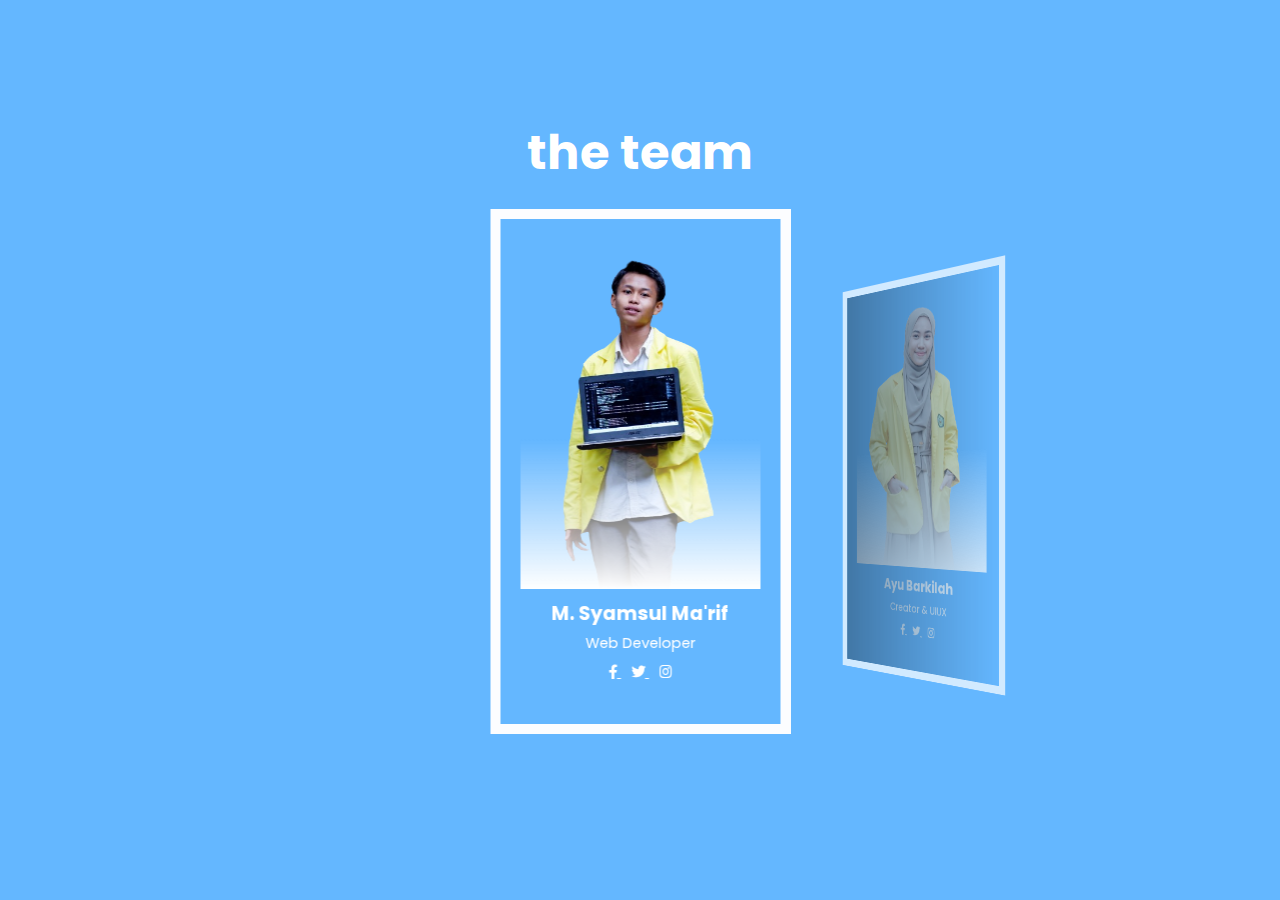
<file: Team.html>
﻿<!DOCTYPE html>
<html lang="en">

<head>
    <meta charset="UTF-8">
    <meta name="viewport" content="width=device-width, initial-scale=1.0">
    <title>Team Section - HTML</title>
    <link rel="stylesheet" href="style team.css">
    <link rel="stylesheet" href="https://cdnjs.cloudflare.com/ajax/libs/font-awesome/5.15.4/css/all.min.css">
    <style>
        @import url('https://fonts.googleapis.com/css2?family=Poppins&display=swap');
    </style>
     <link rel="stylesheet" href="https://cdn.jsdelivr.net/npm/swiper@11/swiper-bundle.min.css" />
</head>

<body>
    <section id="team">
        <div class="team-heading">
            <h3>the team</h3>
        </div>
<!-- Swiper -->
<div class="swiper mySwiper">
    <div class="swiper-wrapper">
        <!------slide 1---------------------------------->
      <div class="swiper-slide">
        <div class="team-box">
            <div class="t-b-img">
                <img src="samsul-removebg-preview.png" alt="Fadil Darmawan">
            </div>
            <div class="t-b-text">
                <strong>M. Syamsul Ma'rif</strong>
                <span>Web Developer</span>
                <div class="team-sosial">
                    <a href="#">
                        <i class="fab fa-facebook-f"></i>
                    </a>
                    <a href="#">
                        <i class="fab fa-twitter"></i>
                    </a>
                    <a href="#">
                        <i class="fab fa-instagram"></i>
                    </a>
                </div><!----team sosial-->
            </div><!----tb text-->
        </div><!----team box-->

      </div><!-----swiper slide 2---->
      <div class="swiper-slide">
        <div class="team-box">
            <div class="t-b-img">
                <img src="AYU.png" alt="Fadil Darmawan">
            </div>
            <div class="t-b-text">
                <strong>Ayu Barkilah</strong>
                <span>Creator & UIUX</span>
                <div class="team-sosial">
                    <a href="#">
                        <i class="fab fa-facebook-f"></i>
                    </a>
                    <a href="#">
                        <i class="fab fa-twitter"></i>
                    </a>
                    <a href="#">
                        <i class="fab fa-instagram"></i>
                    </a>
                </div><!----team sosial-->
            </div><!----tb text-->
        </div><!----team box-->

      </div><!-----swiper slide 3---->
      <div class="swiper-slide">
        <div class="team-box">
            <div class="t-b-img">
                <img src="fadil.png" alt="Fadil Darmawan">
            </div>
            <div class="t-b-text">
                <strong>Fadil Darmawan</strong>
                <span>Web Developer</span>
                <div class="team-sosial">
                    <a href="#">
                        <i class="fab fa-facebook-f"></i>
                    </a>
                    <a href="#">
                        <i class="fab fa-twitter"></i>
                    </a>
                    <a href="#">
                        <i class="fab fa-instagram"></i>
                    </a>
                </div><!----team sosial-->
            </div><!----tb text-->
        </div><!----team box-->

      </div><!-----swiper slide 4---->
      <div class="swiper-slide">
        <div class="team-box">
            <div class="t-b-img">
                <img src="Shanty.png" alt="Fadil Darmawan">
            </div>
            <div class="t-b-text">
                <strong>Shanty Dwi Septiani</strong>
                <span>UI/UX Designr</span>
                <div class="team-sosial">
                    <a href="#">
                        <i class="fab fa-facebook-f"></i>
                    </a>
                    <a href="#">
                        <i class="fab fa-twitter"></i>
                    </a>
                    <a href="#">
                        <i class="fab fa-instagram"></i>
                    </a>
                </div><!----team sosial-->
            </div><!----tb text-->
        </div><!----team box-->

      </div><!-----swiper slide 5--->
      <div class="swiper-slide">
        <div class="team-box">
            <div class="t-b-img">
                <img src="wildan-removebg-preview.png" alt="Fadil Darmawan">
            </div>
            <div class="t-b-text">
                <strong>Wildan Safana</strong>
                <span>Administrator</span>
                <div class="team-sosial">
                    <a href="#">
                        <i class="fab fa-facebook-f"></i>
                    </a>
                    <a href="#">
                        <i class="fab fa-twitter"></i>
                    </a>
                    <a href="#">
                        <i class="fab fa-instagram"></i>
                    </a>
                </div><!----team sosial-->
            </div><!----tb text-->
        </div><!----team box-->

      </div><!-----swiper slide---->
    </div><!------swiper-->
  </div>

    </section>
    <script src="https://cdn.jsdelivr.net/npm/swiper@11/swiper-bundle.min.js"></script>
    <script>
        var swiper = new Swiper(".mySwiper", {
          effect: "coverflow",
          grabCursor: true,
          centeredSlides: true,
          slidesPerView: "auto",
          coverflowEffect: {
            rotate: 20,
            stretch: -20,
            depth: 120,
            modifier: 3,
            slideShadows: true,
          },
        });
      </script>

</body>

</html>
</file>
<file: CSS1.css>
/* Mengimpor font dari Google Fonts dengan nama "Acme" untuk digunakan dalam halaman web */
@import url('https://fonts.googleapis.com/css2?family=Acme&display=swap');

/* Menyesuaikan semua elemen HTML */
* {
    margin: 0;
    padding: 0;
    box-sizing: border-box;
    scroll-behavior: smooth;
}

/* Mengatur latar belakang halaman dengan gradient linear dari hitam ke warna lain */
body {
    background: linear-gradient(black,#38073b);
    /* Menggunakan font "Acme" atau fallback ke font sans-serif jika font "Acme" tidak tersedia */
    font-family: "Acme", sans-serif;
}

/* Mengatur tampilan tombol dengan id "exploreButton" */
#exploreButton {
    position: absolute;
    top: 900px; /* Menyesuaikan posisi tombol di atas semua elemen */
    left: 50%;
    transform: translateX(-50%);
    z-index: 9999; /* Menempatkan tombol di atas semua elemen */
    display: inline-block;
    padding: 10px 20px;
    border: 2px solid white;
    transition: all 0.3s ease;
    color: white; /* Menambahkan warna putih pada teks tombol */
    background-color: transparent; /* Menghapus warna latar belakang */
    text-decoration: none; /* Menghapus dekorasi tautan */
    font-size: 18px;
    cursor: pointer; /* Menambahkan cursor pointer untuk menandakan tombol dapat diklik */  
}

/* Efek hover pada tombol */
#exploreButton:hover {
    background-color: white;
    color: #333;
}

/* Mengatur tampilan konten deret geometri */
.deret {
    position: relative;
    width: 100%;
    height: 200vh;
    padding: 300px;
    display: flex;
    justify-content: center;
    align-items: center;
    overflow: hidden;  
}

/* Efek visual sebelum konten deret geometri */
.deret::before {
    content: '';
    position: absolute;
    bottom: 0;
    width: 100%;
    height: 100px;
    background: linear-gradient(to top, #c4c2c3, transparent);
    z-index: 1000;
}

/* Menyesuaikan tampilan gambar dalam konten deret geometri */
.deret img {
    position: absolute;
    top: 0;
    left: 0;
    width: 100%;
    height: 100%;
    object-fit: cover;
}

/* Mengatur tampilan teks di atas konten deret geometri */
#text {
    position: absolute;
    font-size: 5em;
    color: white;
    letter-spacing: 2px;
    text-align: center;
    text-shadow: 1px 3px grey;
    top: 500px;
    left: 50%;
    transform: translateX(-50%);
}

/* Menyesuaikan tampilan gambar meteor dalam konten deret geometri */
.deret img#meteorid {
    z-index: 100;
}

/* Mengatur tampilan deskripsi tentang deret geometri */
.description {
    position: relative;
    padding: 10em;
    background-color: #c4c2c3;
}

/* Menyesuaikan tampilan teks dalam deskripsi tentang deret geometri */
.description p {
    font-size: 1.1em;
}

/* Mengatur tampilan navigasi */
nav {
    background-color: #333;
    color: white;
    padding: 10px 0;
}

/* Mengatur tampilan menu */
.menu {
    max-width: 1200px;
    margin: 0 auto;
    padding: 0;
    display: flex;
}

/* Menyesuaikan tampilan item menu */
.menu li {
    margin-right: 20px;
    border: 1px solid white;
    padding: 10px 20px;
}

/* Menyesuaikan tampilan tautan dalam item menu */
.menu li a {
    color: white;
    text-decoration: none;
    font-size: 18px;
}

/* Efek hover pada tautan dalam item menu */
.menu li a:hover {
    color: #ffc107;
}
</file>
<file: CSS2.css>
/* Pengaturan global */
* {
    margin: 0;
    padding: 0;
    box-sizing: border-box;
    font-family: "Poppins", sans-serif;
}

/* Bagian Utama Halaman */
section {
    position: relative;
    display: flex;
    justify-content: center;
    align-items: center;
    width: 100%;
    height: 100vh;
    overflow: hidden;
}

/* Gambar latar */
section .bg {
    position: absolute;
    top: 0;
    left: 0;
    width: 100%;
    height: 100%;
    object-fit: cover;
    pointer-events: none;
}

/* Animasi Astronot */
section .astronot {
    position: absolute;
    transform: scale(0.65); /* Mengubah scale menjadi transform */
    pointer-events: none;
    animation: animateGirl 10s linear infinite;
}

/* Animasi Bergerak Astronot */
@keyframes animateGirl {
    0% {
        transform: translateX(calc(100% + 100vw));
    }
    50% {
        transform: translateX(calc(-100% - 100vw));
    }
    50.01% {
        transform: translateX(calc(-100% - 100vw)) rotateY(180deg);
    }
    100% {
        transform: translateX(calc(100% + 100vw)) rotateY(180deg);
    }
}

/* Elemen Login */
.login {
    position: relative;
    padding: 60px;
    background: rgba(255, 255, 255, 0.25);
    backdrop-filter: blur(15px);
    border: 1px solid #fff;
    border-bottom: 1px solid rgba(255, 255, 255, 0.5);
    border-right: 1px solid rgba(255, 255, 255, 0.5);
    border-radius: 20px;
    width: 500px;
    display: flex;
    flex-direction: column;
    gap: 30px;
    box-shadow: 0 25px 50px rgba(0, 0, 0, 0.1);
}

/* Animasi Melayang untuk Gambar Dekoratif */
@keyframes float {
    0% {
        transform: translateY(0);
    }
    50% {
        transform: translateY(-10px);
    }
    100% {
        transform: translateY(0);
    }
}

/* Elemen Dekoratif pada Judul */
h2 img {
    animation: float 2s ease-in-out infinite;
}

/* Judul Formulir Login */
.login h2 {
    position: relative;
    width: 100%;
    text-align: center;
    font-size: 2.5em;
    font-weight: 600;
    color: #00d0ff;
    margin-bottom: 10px;
}

/* Pesan Kesalahan */
.error-message {
    color: red;
    font-size: 14px;
    margin-top: 5px;
}

/* Gaya untuk Gambar Dekoratif pada Judul */
.login h2 div img {
    width: 100px; 
    height: auto; 
    position: relative;
    top: 20px;
}

/* Gaya untuk Input Box */
.login .inputBox {
    position: relative;
}

.login .inputBox input {
    position: relative;
    width: 100%;
    padding: 15px 20px;
    outline: none;
    font-size: 1.25em;
    color: #8f2c24;
    border-radius: 5px;
    background: #fff;
    border: none;
    margin-bottom: 30px;
}

/* Gaya untuk Placeholder */
.login .inputBox ::placeholder {
    color: #8f2c24;
}

/* Gaya untuk Tombol Login */
.login .inputBox #btn {
    position: relative;
    border: none;
    outline: none;
    background: #8f2c24;
    color: #fff;
    cursor: pointer;
    font-size: 1.25em;
    font-weight: 500;
    transition: 0.5s;
}

.login .inputBox #btn:hover {
    background: #d64c42;
}

/* Grup Link */
.login .group {
    display: flex;
    justify-content: space-between;
}

/* Gaya untuk Link */
.login .group a {
    font-size: 1.25em;
    color: #8f2c24;
    font-weight: 500;
    text-decoration: none;
}

/* Gaya untuk Link kedua dalam Grup */
.login .group a:nth-child(2) {
    text-decoration: underline;
}
</file>
<file: contact.css>
body {
    font-family: Arial, sans-serif; /* Font family untuk teks */
    background-color: #000; /* Warna latar belakang */
    margin: 0; /* Hapus margin default */
    padding: 0; /* Hapus padding default */
    overflow: hidden; /* Hindari scroll pada animasi */
}
.container img {
    display: block; /* Membuat gambar menjadi elemen block */
    margin: 0 auto; /* Pusatkan gambar secara horizontal */
    max-width: 50%; /* Lebar maksimum gambar */
    height: auto; /* Tinggi otomatis untuk menjaga proporsi gambar */
    border-radius: 10px; /* Membuat sudut gambar membulat */
    box-shadow: 0 0 10px rgba(0, 0, 0, 0.3); /* Bayangan lembut untuk gambar */
}
.container-box {
    display: flex; /* Menggunakan flexbox */
    justify-content: center; /* Pusatkan konten secara horizontal */
    align-items: center; /* Pusatkan konten secara vertikal */
    height: 100vh; /* Tinggi sesuai viewport */
}

.container {
    width: 80%; /* Lebar kontainer */
    padding: 20px; /* Padding untuk ruang tambahan */
    background-color: rgba(255, 255, 255, 0.8); /* Warna latar belakang kontainer */
    border-radius: 10px; /* Membuat sudut kontainer sedikit membulat */
    box-shadow: 0 0 10px rgba(0, 0, 0, 0.1); /* Bayangan lembut untuk kontainer */
}

h1 {
    text-align: center; /* Pusatkan judul */
    color: #333; /* Warna teks judul */
}

.contact-info {
    margin-top: 30px; /* Ruang atas untuk info kontak */
}

.address {
    font-style: italic; /* Huruf miring untuk alamat */
}

.contact-item {
    margin-top: 10px; /* Ruang atas untuk setiap item kontak */
}

.email-link, .website-link {
    color: #007bff; /* Warna tautan */
    text-decoration: none; /* Hapus garis bawah pada tautan */
}

.email-link:hover, .website-link:hover {
    text-decoration: underline; /* Tambahkan garis bawah saat tautan dihover */
}

.additional-info {
    margin-top: 30px; /* Ruang atas untuk info tambahan */
}

.additional-info h2 {
    color: #333; /* Warna teks judul info tambahan */
}

.additional-info ul {
    list-style-type: disc; /* Jenis marker daftar */
    margin-left: 20px; /* Ruang kiri untuk daftar */
}

/* Animasi Planet */
.planet {
    position: absolute; /* Posisi absolut */
    width: 200px; /* Lebar planet */
    height: 200px; /* Tinggi planet */
    background: radial-gradient(circle, #ff4500, transparent); /* Warna gradient */
    border-radius: 50%; /* Membuat planet bulat */
    animation: spin 20s linear infinite; /* Animasi putaran planet */
    top: -100px; /* Posisi awal atas */
    left: -100px; /* Posisi awal kiri */
}

/* Animasi Putaran */
@keyframes spin {
    100% {
        transform: rotate(360deg); /* Putar 360 derajat */
    }
}
</file>
<file: FAQs.css>
body {
    font-family: Arial, sans-serif; /* Font default */
    background-color: #f2f2f2; /* Warna latar belakang */
    margin: 0; /* Hapus margin */
    padding: 0; /* Hapus padding */
}

.container {
    max-width: 800px; /* Lebar maksimum konten */
    margin: 50px auto; /* Pusatkan konten dan tambahkan margin atas dan bawah */
    background-color: #fff; /* Warna latar belakang konten */
    padding: 20px; /* Padding untuk ruang tambahan di dalam konten */
    border-radius: 10px; /* Membuat sudut konten membulat */
    box-shadow: 0 0 10px rgba(0, 0, 0, 0.1); /* Bayangan lembut untuk konten */
}

h1 {
    text-align: center; /* Pusatkan judul */
    color: #333; /* Warna teks judul */
}

.faq-list {
    list-style-type: none; /* Hapus tanda bulat pada daftar FAQ */
    padding: 0; /* Hapus padding pada daftar FAQ */
}

.faq-list li {
    background-color: #f9f9f9; /* Warna latar belakang kotak pertanyaan */
    border-radius: 5px; /* Membuat sudut kotak membulat */
    padding: 15px; /* Padding untuk ruang tambahan di dalam kotak */
    margin-bottom: 20px; /* Ruang bawah untuk setiap kotak */
}

.faq-list h3 {
    margin-bottom: 10px; /* Ruang bawah kecil untuk judul pertanyaan */
    color: #007bff; /* Warna teks judul pertanyaan */
}
</file>
<file: takhingga.css.css>
body {
    font-family: 'Segoe UI', Tahoma, Geneva, Verdana, sans-serif;
    background-color: rgba(77, 77, 77, 0);
    margin-top: 50px;
    padding: 20px;
}

.container {
    max-width: 850px;
    margin: auto;
    font-style: italic;
    background-color: #fdfdfd;
    border-radius: 8px;
    padding: 30px; /* Adjusted */
    box-shadow: 0 0 20px rgb(98, 80, 80); /* Adjusted */
}

h2 {
    text-align: center;
    color: #0057f9;
}

.form-group {
    text-align: center;
    align-items: center;
    margin-bottom: 20px;
}

.form-group p {
    color : #f90000;
    margin-bottom: 5px;
    margin-top: 1px;
    font-size: 10px;
}

label {
    display: block;
    font-size: 14px;
    font-weight: bold;
    margin-bottom: 5px;
    color: #d800f9;
}

input[type="number"] {
    width: 100%; /* Adjusted */
    padding: 10px;
    border-radius: 10px;
    border: 1px solid #ccc;
    outline: none;
    font-size: 14px;
}

.btn-group {
    text-align: center;
    margin: 20px auto; /* Adjusted */
}


button {
    padding: 10px 20px;
    margin: 5px;
    border: none;
    border-radius: 4px;
    font-size: 14px;
    font-style: italic;
    color: white;
    cursor: pointer;
    transition: background-color 0.3s ease;
    background-color: #4f90ff; /* Adjusted */
    border: 1px solid #5779f3; /* Adjusted */
}

button:hover {
    background-color: #d800f9; /* Adjusted */
    border-color: #d800f9; /* Adjusted */
}

#deret {
    font-weight: bold;
    margin-top: 20px;
    text-align: center;
}

#controls {
    margin: 10px;
}

.result-container {
    padding: 20px;
    margin: auto;
    color: white;
    text-align: center;
    max-width: 850PX;
    margin-top: 20px; /* Adjusted */
    border-radius: 8px; /* Added */
    background-color: #3b35f8; /* Added */
    font-style: italic;
}

#Sn {
    padding: 10px;
}

/* Responsiveness for mobile */
@media screen and (max-width: 600px) {
    .container {
        padding: 20px;
    }
    input[type="number"] {
        width: 100%;
    }
    .btn-group {
        margin-top: 10px;
    }
}
</file>
<file: style kalkulator.csss.css>
body {
    font-family: 'Segoe UI', Tahoma, Geneva, Verdana, sans-serif;
    background-color: rgb(255, 255, 255);
    margin-top: 50px;
    padding: 20px;
}

.container {
    max-width: 850px;
    margin: auto;
    background-color: #4682B4;
    border-radius: 8px;
    padding: 30px; /* Adjusted */
    box-shadow: 0 0 20px rgb(5, 2, 2); /* Adjusted */
}

h2 {
    text-align: center;
    color: #ffffff;
}

.form-group {
    text-align: center;
    align-items: center;
    margin-bottom: 20px;
}

label {
    display: block;
    font-size: 14px;
    font-weight: bold;
    margin-bottom: 5px;
    color: #000000;
}

input[type="number"] {
    width: 100%; /* Adjusted */
    padding: 10px;
    border-radius: 10px;
    border: 1px solid #ccc;
    outline: none;
    font-size: 14px;
}

.btn-group {
    text-align: center;
    margin: 20px auto; /* Adjusted */
}

button {
    padding: 10px 20px;
    margin: 5px;
    border: none;
    border-radius: 4px;
    font-size: 14px;
    color: white;
    cursor: pointer;
    transition: background-color 0.3s ease;
    background-color: #4CAF50; /* Adjusted */
    border: 1px solid #72717f; /* Adjusted */
}

button:hover {
    background-color: #1f19bf; /* Adjusted */
    border-color: #8b938c; /* Adjusted */
}

#deret {
    font-weight: bold;
    margin-top: 20px;
    text-align: center;
}

#controls {
    margin: 10px;
}

.result-container {
    padding: 20px;
    text-align: center;
    margin-top: 20px; /* Adjusted */
    border-radius: 8px; /* Added */
    background-color: #f2f2f2; /* Added */
}

#Sn {
    padding: 10px;
}

/* Responsiveness for mobile */
@media screen and (max-width: 600px) {
    .container {
        padding: 20px;
    }
    input[type="number"] {
        width: 100%;
    }
    .btn-group {
        margin-top: 10px;
    }
}
</file>
<file: materi..css>
body {
    font-family: 'Roboto', sans-serif;
    margin: 0;
    padding: 0;
    background-color: #f4f4f400;
}

header {
    background-color: #4352f3;
    color: white;
    padding: 20px 0;
    text-align: center;
    box-shadow: 0 2px 4px rgba(0, 0, 0, 0.1);
}


main {
    padding: 20px;
    max-width: 1200px;
    margin: 20px auto;
}

.content-box {
    padding: 20px;
    background-color: white;
    box-shadow: 0 0 10px rgba(0, 0, 0, 0.1);
    border-radius: 8px;
    margin-bottom: 20px;
}

h2 {
    font-family: 'Roboto', sans-serif;
    color: #333;
    border-bottom: 2px solid #000000;
    padding-bottom: 5px;
}

p, ul {
    line-height: 1.6;
    color: #555;
    margin-bottom: 20px;
}

ul {
    list-style-type: disc;
    padding-left: 20px;
}

strong {
    color: #333;
    font-size: 22px;
}

@media (max-width: 600px) {
    header {
        padding: 15px 0;
    }


    .content-box {
        padding: 15px;
        margin: 10px 0;
        box-shadow: none;
    }

    main {
        padding: 15px;
        margin: 10px;
        box-shadow: none;
    }

    h2 {
        font-size: 1.2em;
    }

    p, ul {
        font-size: 0.9em;
    }
}
</file>
<file: style team.css>
/* Setelan default untuk semua elemen */
* {
    margin: 0px;
    padding: 0px;
    box-sizing: border-box;
    font-family: 'Poppins', sans-serif;
}
/* Menghilangkan garis bawah pada tautan dengan kelas .a */

.a {
    text-decoration: none;
}
/* Tata letak dan gaya latar belakang untuk seluruh halaman */

body {
    background-color: rgb(100, 183, 255);
    
}
/* Bagian Tim: Tampilan dan penataan konten */

#team {
    display: flex;
    justify-content: center;
    align-items: center;
    flex-direction: column;
    width: 100%;
    min-height: 100vh;
}
/* Gaya teks untuk judul tim */

.team-heading h3 {
    color: #ffffff;
    font-size: 3rem;
    text-transform: lowercase;
    margin-bottom: 20px;
}
/* Kotak untuk setiap anggota tim */

.team-box {
    width: 100%;
    padding: 20px;
    user-select: none;
    margin-bottom: 20px;
}
/* Tata letak dan efek untuk gambar anggota tim */
.t-b-img {
    width: 100%;
    height: 350px;
    position: relative;
}
/* Lapisan belakang untuk efek gradien pada gambar */
.t-b-img::after {
    content: '';
    position: absolute;
    left: 0px;
    bottom: 0px;
    width: 100%;
    height: 150px;
    background: linear-gradient(180deg, rgba(255, 255, 255, 0) 0%, rgb(255, 255, 255) 100%);
}
/* Gaya untuk gambar anggota tim */
.t-b-img img {
    width: 100%;
    height: 100%;
    object-fit: cover;
    object-position: bottom;
}
/* Tata letak dan gaya teks informasi anggota tim */
.t-b-text {
    display: flex;
    flex-direction: column;
    align-items: center;
    margin-top: 10px;
}
/* Gaya teks untuk nama anggota tim */
.t-b-text strong {
    color: #ffffff;
    font-weight: 700;
    font-size: 1.2rem;
    margin-bottom: 5px;
}
/* Gaya teks untuk posisi anggota tim */
.t-b-text span {
    color: #ffffff;
    font-size: 0.9rem;
    margin-bottom: 5px;
}
/* Tata letak dan gaya tautan media sosial anggota tim */
.tim-sosial {
    display: flex;
    justify-content: center;
    align-items: center;
    margin-top: 4px;
}
/* Gaya tautan media sosial */

.team-sosial a{
    margin: 0px 5px;
    color: #ffffff;
    font-size: 0.9rem;
    transition: all ease 0.3s;
}
/* Efek hover pada tautan media sosial */

.team-sosial a:hover {
    color: #3d69fa;

}
/* Gaya untuk slider Swiper */
.swiper{
    max-width: 745px;
    width: 100%;
    padding-bottom: 50px;
}
/* Gaya untuk setiap slide */

.swiper-slide{
    width: 300px !important;
    opacity: 0.2;
    margin: 50px 0px;
    margin-top: 0px;
}
/* Gaya untuk setiap slide */

.swiper-slide {
    opacity: 0.7; /* Opacity awal untuk slide tidak aktif */
    transition: opacity 0.3s ease, border-color 0.3s ease; /* Transisi opacity dan warna border */
    border: 10px solid #ffffff; /* Warna border awal untuk slide tidak aktif */
}
/* Gaya untuk slide yang aktif */

.swiper-slide-active {
    opacity: 1; /* Opacity untuk slide aktif */
    border-color: #fcfdff; /* Warna border saat slide aktif (biru) */
}
/* Gaya untuk slide berikutnya */

.swiper-slide-next {
    border-color: #ffffff; /* Warna border saat slide berikutnya (ungu) */
}
</file>
<file: aboutus.css>
/* Reset CSS */
* {
    margin: 0;
    padding: 0;
    box-sizing: border-box;
}

/* Style Container */
.container {
    max-width: 800px;
    margin: 0 auto;
    padding: 20px;
}

/* Style Heading */
h1 {
    text-align: center;
    margin-bottom: 20px;
    color: #333;
}

/* Style Team Info */
.team-info {
    background-color: #f9f9f9;
    padding: 20px;
    border-radius: 10px;
    box-shadow: 0 0 10px rgba(0, 0, 0, 0.1);
}

/* Style Paragraphs */
p {
    margin-bottom: 10px;
    line-height: 1.6;
}

/* Style List */
ul {
    list-style-type: none;
    margin-left: 20px;
    margin-bottom: 20px;
}

ul li {
    margin-bottom: 10px;
}

/* Style Team Photo */
.team-photo {
    display: block;
    margin: 0 auto;
    max-width: 100%;
    border-radius: 10px;
    box-shadow: 0 0 10px rgba(0, 0, 0, 0.1);
}
</file>
